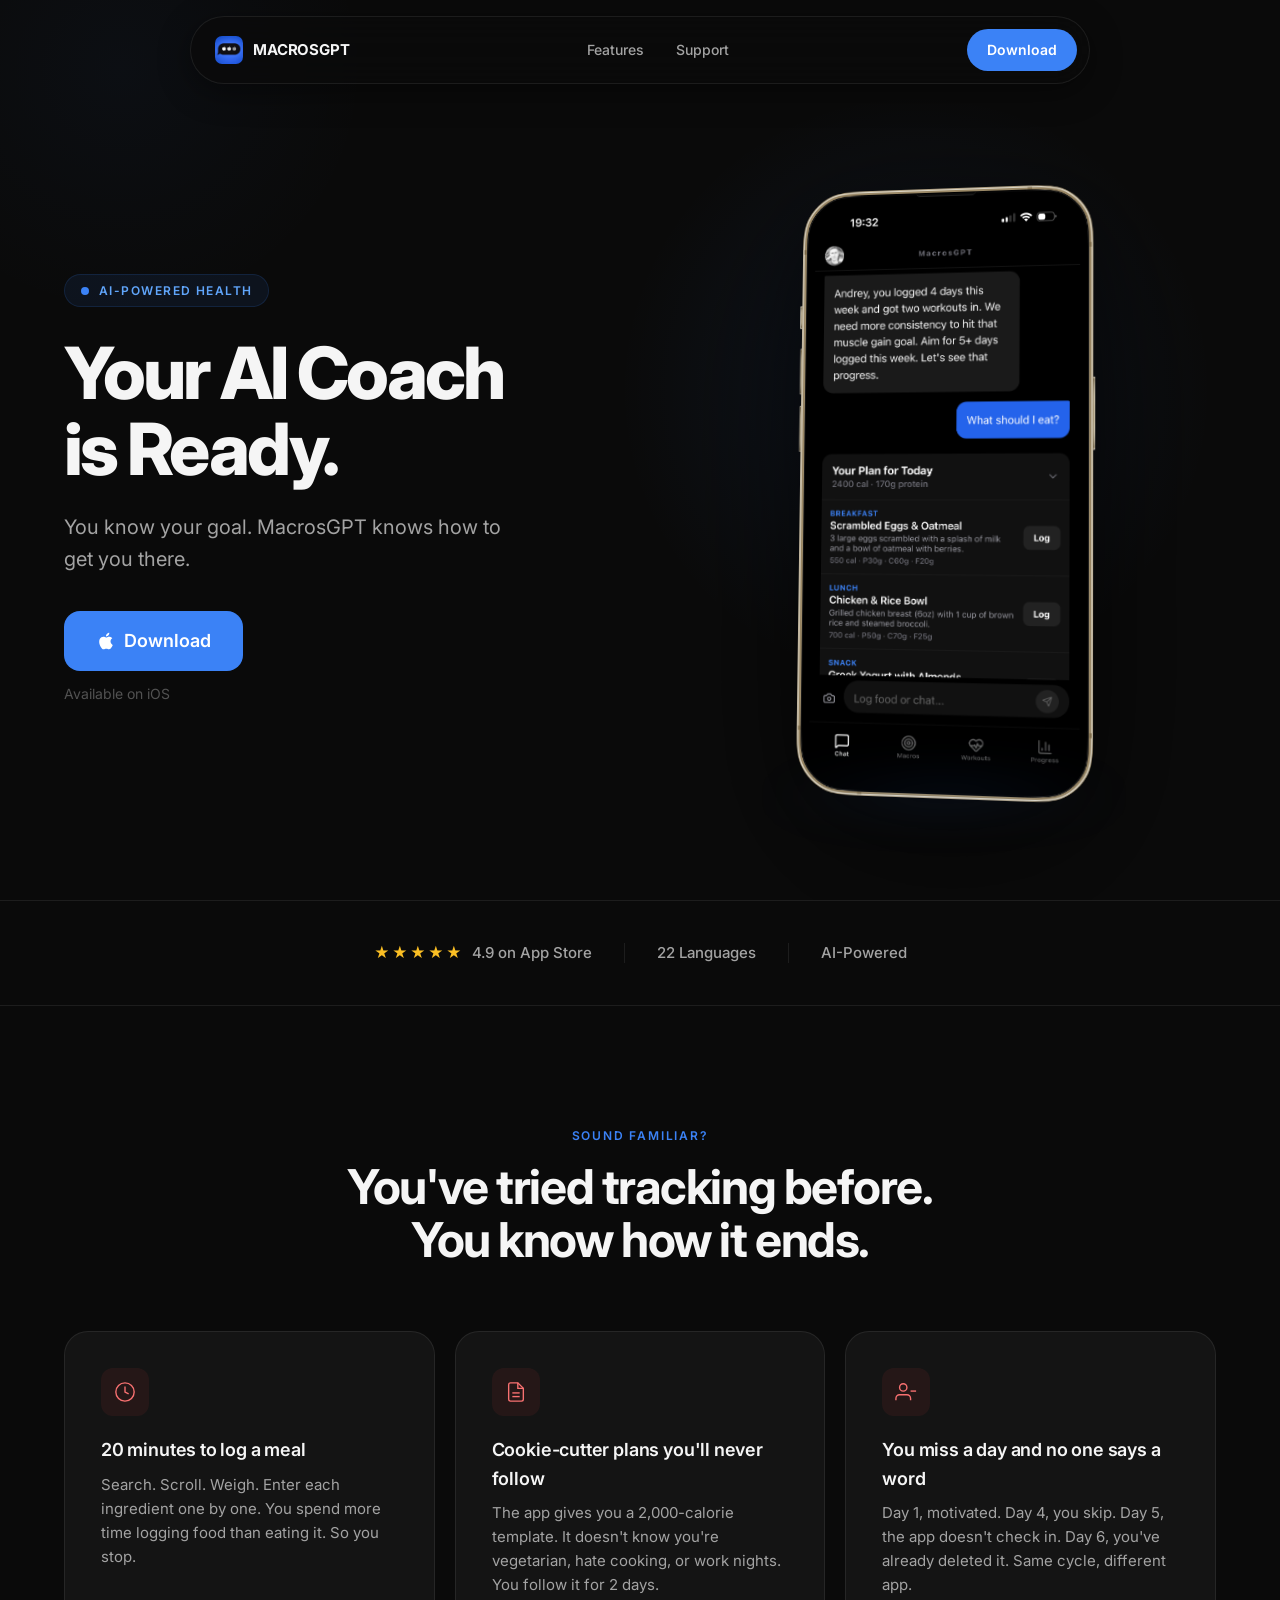
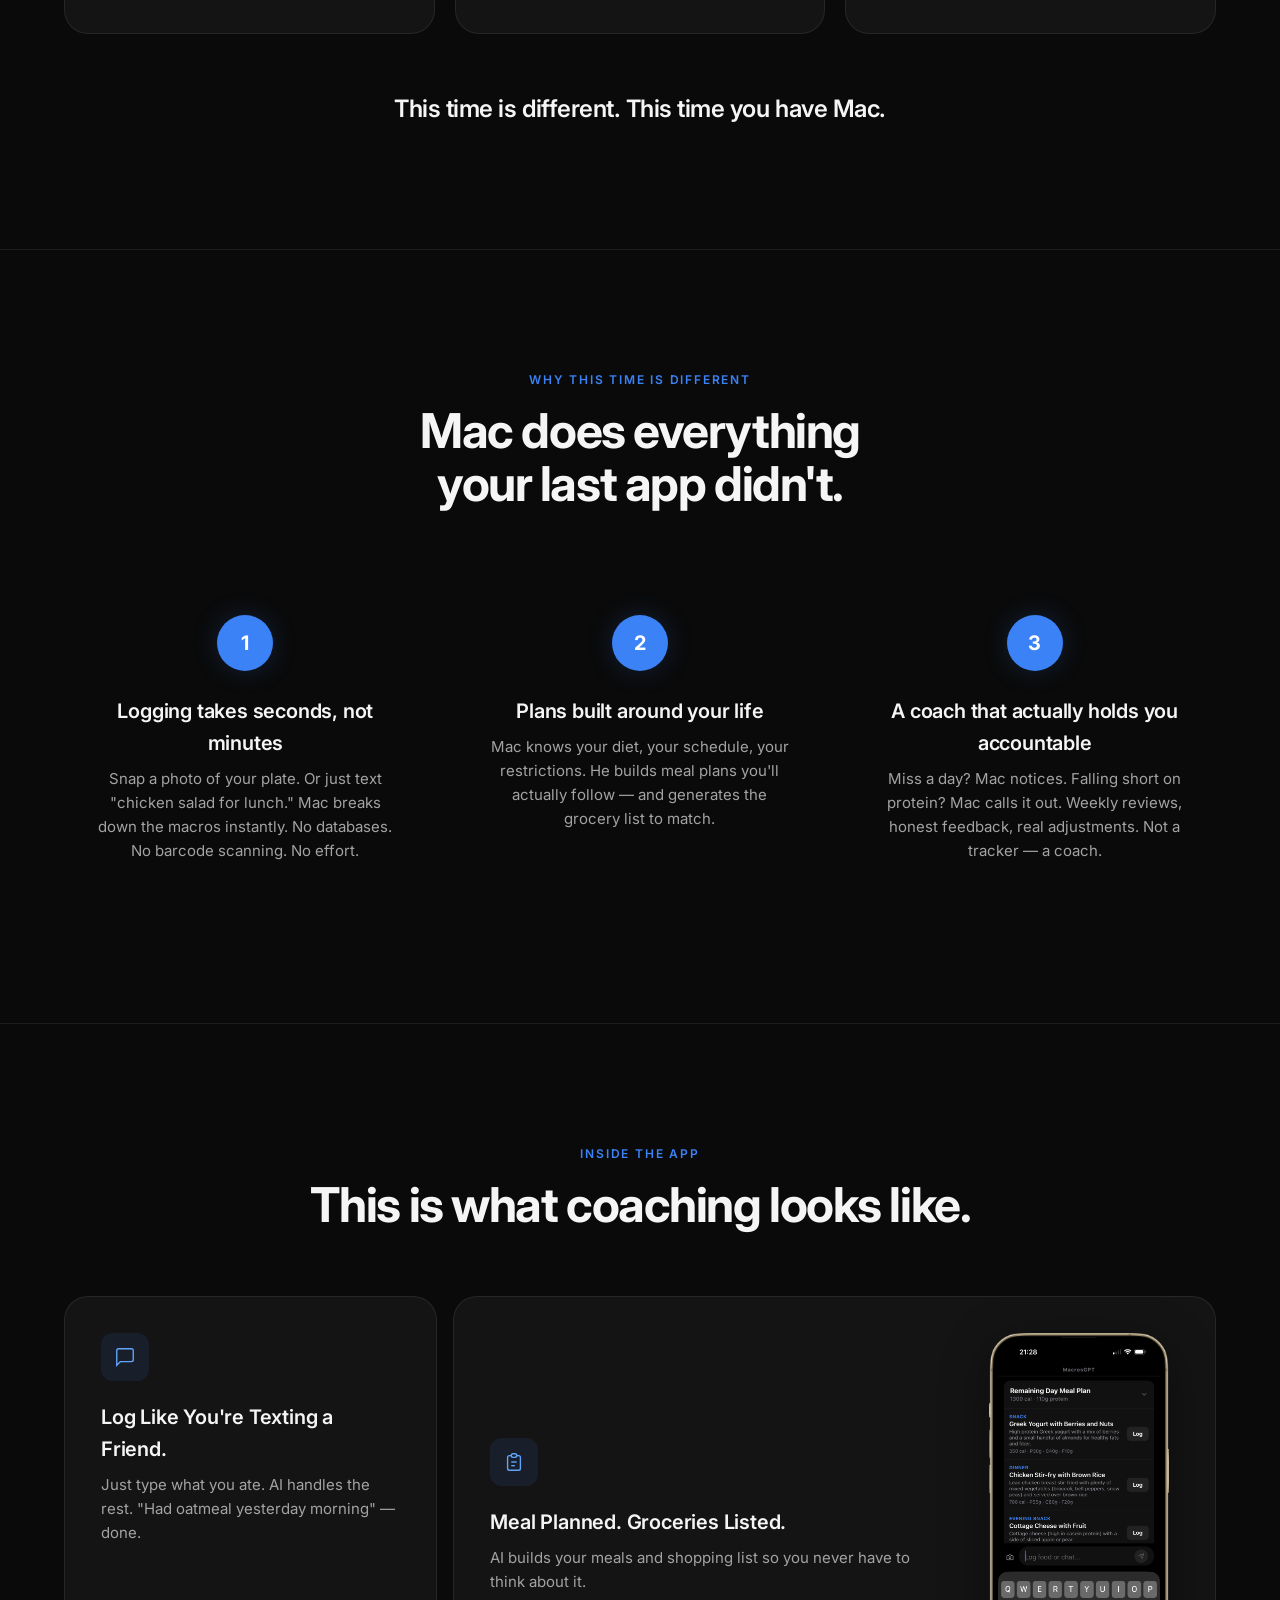
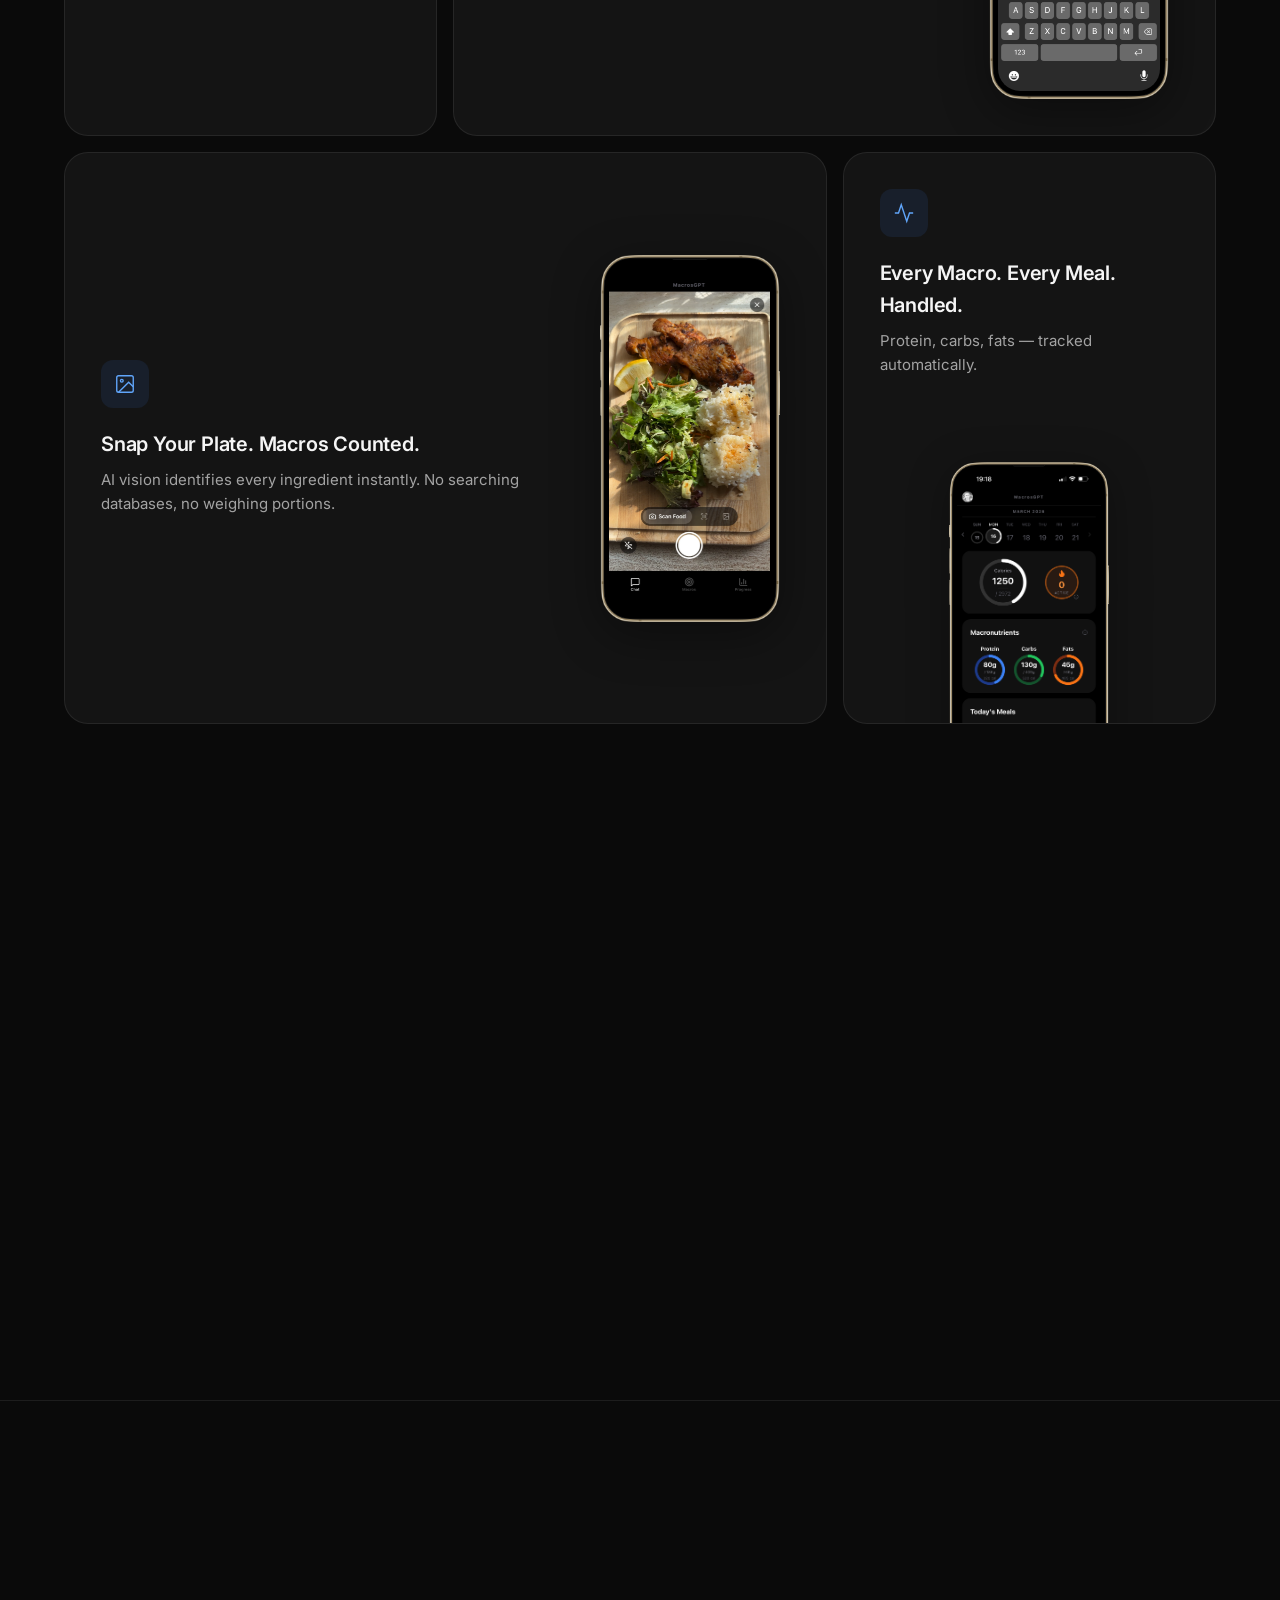
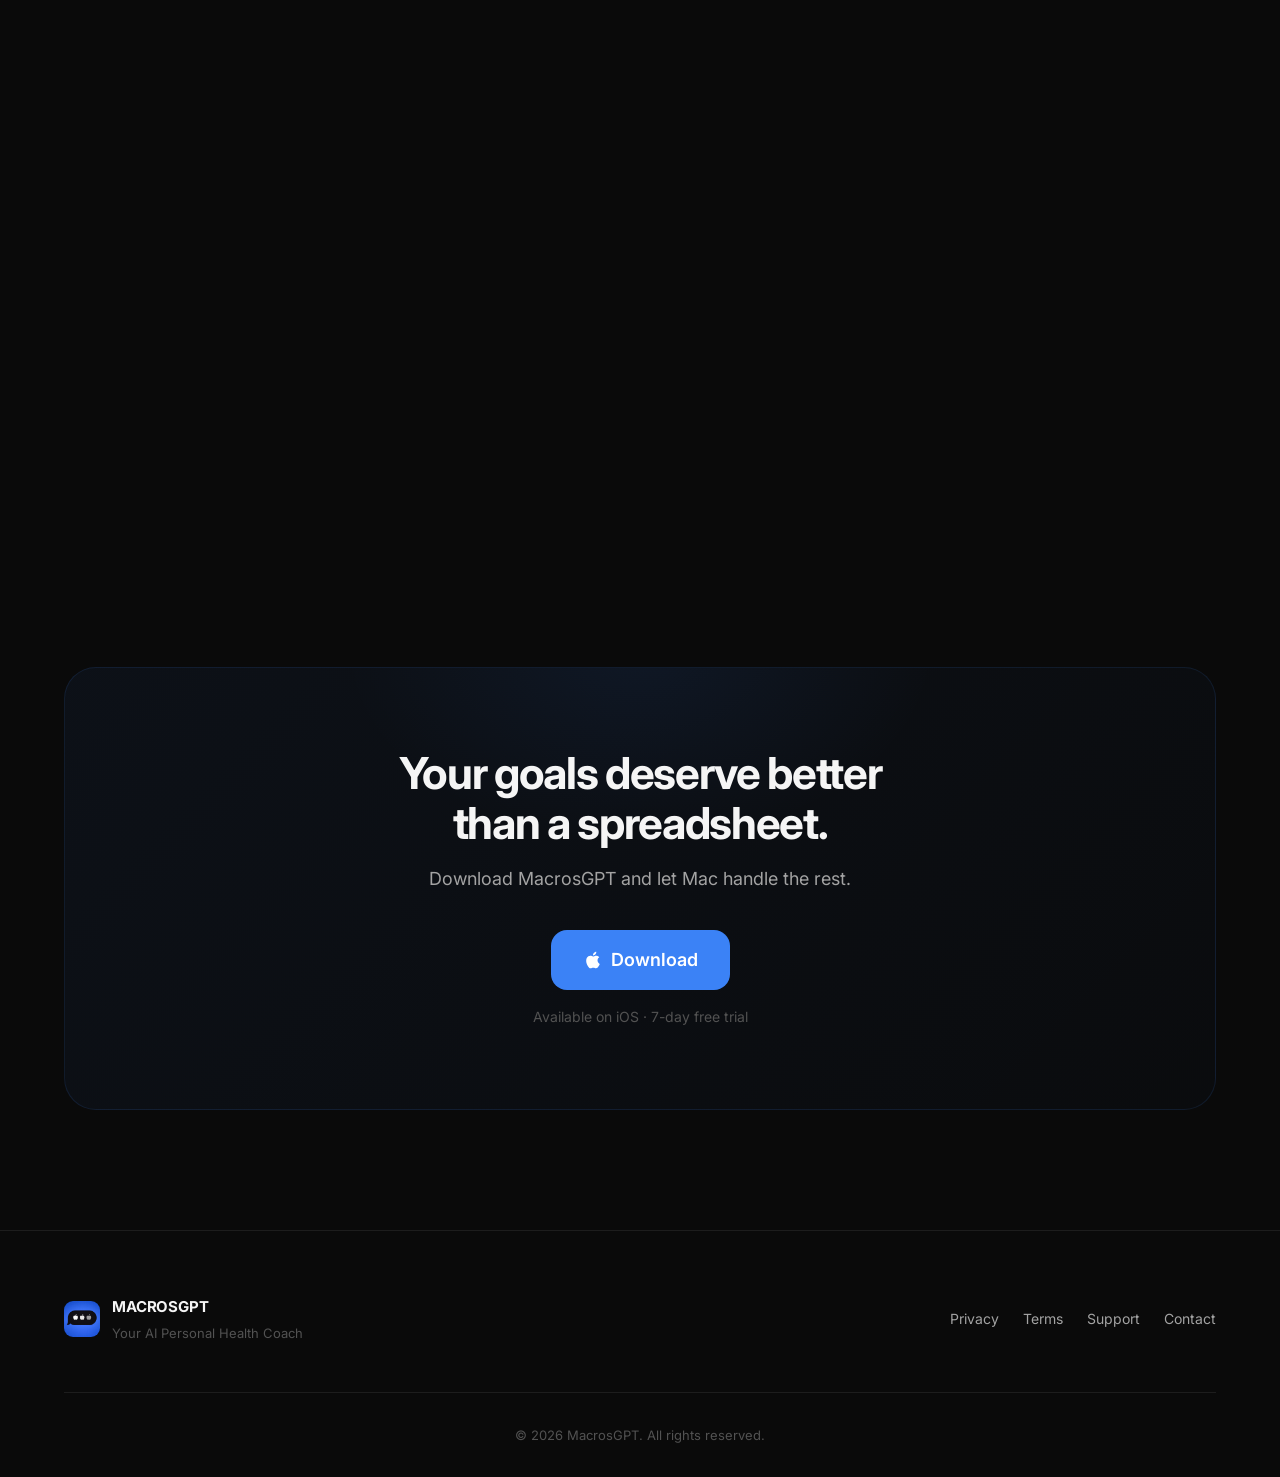
<file: index.html>
<!DOCTYPE html>
<html lang="en">

<head>
    <meta charset="UTF-8">
    <meta name="viewport" content="width=device-width, initial-scale=1.0">

    <!-- SEO -->
    <title>MacrosGPT — Your AI Personal Health Coach</title>
    <meta name="description"
        content="Stop counting calories. Snap a photo, chat with your AI coach Mac, and hit your macros effortlessly. Available on iOS.">
    <meta name="keywords"
        content="AI nutrition coach, macro tracker, calorie tracking app, AI food logging, meal planning app, MacrosGPT">

    <!-- Open Graph -->
    <meta property="og:title" content="MacrosGPT — Your AI Personal Health Coach">
    <meta property="og:description" content="Snap a photo. Chat with Mac. Hit your macros. Available on iOS.">
    <meta property="og:type" content="website">
    <meta property="og:url" content="https://macrosgpt.app">
    <meta property="og:image:width" content="1200">
    <meta property="og:image:height" content="630">

    <!-- Twitter -->
    <meta name="twitter:card" content="summary_large_image">
    <meta name="twitter:title" content="MacrosGPT — Your AI Personal Health Coach">
    <meta name="twitter:description" content="Snap a photo. Chat with Mac. Hit your macros.">

    <!-- App -->
    <meta name="apple-itunes-app" content="app-id=6756399923">
    <meta name="theme-color" content="#0a0a0a">
    <link rel="canonical" href="https://macrosgpt.app">

    <!-- Favicon -->
    <link rel="icon" type="image/png" sizes="32x32" href="/favicon-32.png">
    <link rel="icon" type="image/png" sizes="16x16" href="/favicon-16.png">
    <link rel="apple-touch-icon" sizes="180x180" href="/apple-touch-icon.png">

    <!-- Fonts -->
    <link rel="preconnect" href="https://fonts.googleapis.com">
    <link rel="preconnect" href="https://fonts.gstatic.com" crossorigin>
    <link href="https://fonts.googleapis.com/css2?family=Inter:wght@400;500;600;700;800&display=swap" rel="stylesheet">

    <!-- Styles -->
    <link rel="stylesheet" href="styles.css">
</head>

<body>
    <!-- Floating Nav Pill -->
    <nav class="nav-pill" id="nav">
        <div class="nav-inner">
            <a href="#" class="nav-logo">
                <img src="assets/icon.png" alt="" class="nav-icon">
                MACROSGPT
            </a>
            <div class="nav-links">
                <a href="#features" class="nav-link">Features</a>
                <a href="support.html" class="nav-link">Support</a>
            </div>
            <a href="https://apps.apple.com/app/id6756399923" class="nav-cta" target="_blank"
                rel="noopener">Download</a>
            <button class="mobile-menu-btn" id="mobile-menu-btn" aria-label="Toggle menu">
                <span></span>
                <span></span>
                <span></span>
            </button>
        </div>
    </nav>

    <!-- Mobile Menu -->
    <div class="mobile-menu" id="mobile-menu">
        <nav class="mobile-nav">
            <a href="#features" class="mobile-nav-link">Features</a>
            <a href="support.html" class="mobile-nav-link">Support</a>
            <a href="https://apps.apple.com/app/id6756399923" class="btn btn-primary" target="_blank"
                rel="noopener">Download</a>
        </nav>
    </div>

    <main>
        <!-- Hero -->
        <section class="hero">
            <div class="hero-glow"></div>
            <div class="hero-glow-2"></div>
            <div class="container hero-grid">
                <div class="hero-content">
                    <div class="micro-badge fade-in">
                        <span class="pulse-dot"></span>
                        AI-Powered Health
                    </div>
                    <h1 class="hero-title fade-in">Your AI Coach<br>is Ready.</h1>
                    <p class="hero-sub fade-in">
                        You know your goal. MacrosGPT knows how to get you there.
                    </p>
                    <div class="hero-cta fade-in">
                        <a href="https://apps.apple.com/app/id6756399923" class="btn btn-primary btn-lg"
                            target="_blank" rel="noopener">
                            <svg class="btn-icon" viewBox="0 0 24 24" fill="currentColor" width="20" height="20">
                                <path
                                    d="M18.71 19.5c-.83 1.24-1.71 2.45-3.05 2.47-1.34.03-1.77-.79-3.29-.79-1.53 0-2 .77-3.27.82-1.31.05-2.3-1.32-3.14-2.53C4.25 17 2.94 12.45 4.7 9.39c.87-1.52 2.43-2.48 4.12-2.51 1.28-.02 2.5.87 3.29.87.78 0 2.26-1.07 3.81-.91.65.03 2.47.26 3.64 1.98-.09.06-2.17 1.28-2.15 3.81.03 3.02 2.65 4.03 2.68 4.04-.03.07-.42 1.44-1.38 2.83M13 3.5c.73-.83 1.94-1.46 2.94-1.5.13 1.17-.34 2.35-1.04 3.19-.69.85-1.83 1.51-2.95 1.42-.15-1.15.41-2.35 1.05-3.11z" />
                            </svg>
                            Download
                        </a>
                        <span class="hero-note">Available on iOS</span>
                    </div>
                </div>
                <div class="hero-phone fade-in">
                    <div class="phone-mockup phone-mockup-hero">
                        <img src="assets/mockup.png" class="mockup-frame" alt="" draggable="false">
                        <img src="assets/screen-chat.png" class="mockup-screen"
                            alt="MacrosGPT AI chat interface — snap a photo, get instant macro breakdown"
                            loading="eager">
                    </div>
                </div>
            </div>
        </section>

        <!-- Social Proof Bar -->
        <section class="proof-bar">
            <div class="container">
                <div class="proof-items fade-in">
                    <div class="proof-item">
                        <span class="proof-stars">★★★★★</span>
                        <span>4.9 on App Store</span>
                    </div>
                    <div class="proof-divider"></div>
                    <div class="proof-item">
                        <span>22 Languages</span>
                    </div>
                    <div class="proof-divider"></div>
                    <div class="proof-item">
                        <span>AI-Powered</span>
                    </div>
                </div>
            </div>
        </section>

        <!-- Problem -->
        <section class="problem">
            <div class="container">
                <span class="section-label fade-in">SOUND FAMILIAR?</span>
                <h2 class="section-title fade-in">You've tried tracking before.<br>You know how it ends.</h2>
                <div class="problem-grid">
                    <div class="problem-card fade-in">
                        <div class="problem-icon">
                            <svg viewBox="0 0 24 24" fill="none" stroke="currentColor" stroke-width="1.5">
                                <circle cx="12" cy="12" r="10" />
                                <polyline points="12 6 12 12 16 14" />
                            </svg>
                        </div>
                        <h3>20 minutes to log a meal</h3>
                        <p>Search. Scroll. Weigh. Enter each ingredient one by one. You spend more time logging food than eating it. So you stop.</p>
                    </div>
                    <div class="problem-card fade-in">
                        <div class="problem-icon">
                            <svg viewBox="0 0 24 24" fill="none" stroke="currentColor" stroke-width="1.5">
                                <path d="M14 2H6a2 2 0 00-2 2v16a2 2 0 002 2h12a2 2 0 002-2V8z" />
                                <polyline points="14 2 14 8 20 8" />
                                <line x1="16" y1="13" x2="8" y2="13" />
                                <line x1="16" y1="17" x2="8" y2="17" />
                            </svg>
                        </div>
                        <h3>Cookie-cutter plans you'll never follow</h3>
                        <p>The app gives you a 2,000-calorie template. It doesn't know you're vegetarian, hate cooking, or work nights. You follow it for 2 days.</p>
                    </div>
                    <div class="problem-card fade-in">
                        <div class="problem-icon">
                            <svg viewBox="0 0 24 24" fill="none" stroke="currentColor" stroke-width="1.5">
                                <path d="M17 21v-2a4 4 0 00-4-4H5a4 4 0 00-4 4v2" />
                                <circle cx="9" cy="7" r="4" />
                                <line x1="23" y1="11" x2="17" y2="11" />
                            </svg>
                        </div>
                        <h3>You miss a day and no one says a word</h3>
                        <p>Day 1, motivated. Day 4, you skip. Day 5, the app doesn't check in. Day 6, you've already deleted it. Same cycle, different app.</p>
                    </div>
                </div>
                <p class="problem-transition fade-in">This time is different. This time you have Mac.</p>
            </div>
        </section>

        <!-- How It Works (Solution) -->
        <section class="how-it-works">
            <div class="container">
                <span class="section-label fade-in">WHY THIS TIME IS DIFFERENT</span>
                <h2 class="section-title fade-in">Mac does everything<br>your last app didn't.</h2>
                <div class="steps-grid">
                    <div class="step fade-in">
                        <div class="step-number">1</div>
                        <h3>Logging takes seconds, not minutes</h3>
                        <p>Snap a photo of your plate. Or just text "chicken salad for lunch." Mac breaks down the macros instantly. No databases. No barcode scanning. No effort.</p>
                    </div>
                    <div class="step fade-in">
                        <div class="step-number">2</div>
                        <h3>Plans built around your life</h3>
                        <p>Mac knows your diet, your schedule, your restrictions. He builds meal plans you'll actually follow — and generates the grocery list to match.</p>
                    </div>
                    <div class="step fade-in">
                        <div class="step-number">3</div>
                        <h3>A coach that actually holds you accountable</h3>
                        <p>Miss a day? Mac notices. Falling short on protein? Mac calls it out. Weekly reviews, honest feedback, real adjustments. Not a tracker — a coach.</p>
                    </div>
                </div>
            </div>
        </section>

        <!-- Features Bento -->
        <section class="features" id="features">
            <div class="container">
                <span class="section-label fade-in">INSIDE THE APP</span>
                <h2 class="section-title fade-in">This is what coaching looks like.</h2>
                <div class="bento-grid">
                    <!-- Text Logging — text only -->
                    <div class="bento-card fade-in">
                        <div class="bento-icon">
                            <svg viewBox="0 0 24 24" fill="none" stroke="currentColor" stroke-width="1.5">
                                <path d="M21 15a2 2 0 01-2 2H7l-4 4V5a2 2 0 012-2h14a2 2 0 012 2z" />
                            </svg>
                        </div>
                        <h3>Log Like You're Texting a Friend.</h3>
                        <p>Just type what you ate. AI handles the rest. "Had oatmeal yesterday morning" — done.</p>
                    </div>

                    <!-- Meal Plans & Groceries — wide with screenshot -->
                    <div class="bento-card bento-wide bento-visual fade-in">
                        <div class="bento-text">
                            <div class="bento-icon">
                                <svg viewBox="0 0 24 24" fill="none" stroke="currentColor" stroke-width="1.5">
                                    <path d="M9 5H7a2 2 0 00-2 2v12a2 2 0 002 2h10a2 2 0 002-2V7a2 2 0 00-2-2h-2" />
                                    <rect x="9" y="3" width="6" height="4" rx="2" />
                                    <line x1="9" y1="12" x2="15" y2="12" />
                                    <line x1="9" y1="16" x2="13" y2="16" />
                                </svg>
                            </div>
                            <h3>Meal Planned. Groceries Listed.</h3>
                            <p>AI builds your meals and shopping list so you never have to think about it.</p>
                        </div>
                        <div class="bento-screenshot">
                            <div class="phone-mockup">
                                <img src="assets/mockup.png" class="mockup-frame" alt="" draggable="false">
                                <img src="assets/screen-plans.png" class="mockup-screen" alt="MacrosGPT AI meal plans and grocery lists" loading="lazy">
                            </div>
                        </div>
                    </div>

                    <!-- AI Photo Scanning — wide with screenshot -->
                    <div class="bento-card bento-wide bento-visual fade-in">
                        <div class="bento-text">
                            <div class="bento-icon">
                                <svg viewBox="0 0 24 24" fill="none" stroke="currentColor" stroke-width="1.5">
                                    <rect x="3" y="3" width="18" height="18" rx="2" ry="2" />
                                    <circle cx="8.5" cy="8.5" r="1.5" />
                                    <polyline points="21 15 16 10 5 21" />
                                </svg>
                            </div>
                            <h3>Snap Your Plate. Macros Counted.</h3>
                            <p>AI vision identifies every ingredient instantly. No searching databases, no weighing portions.</p>
                        </div>
                        <div class="bento-screenshot">
                            <div class="phone-mockup">
                                <img src="assets/mockup.png" class="mockup-frame" alt="" draggable="false">
                                <img src="assets/screen-camera.png" class="mockup-screen" alt="MacrosGPT camera scanning a meal" loading="lazy">
                            </div>
                        </div>
                    </div>

                    <!-- Macro Tracking — with screenshot -->
                    <div class="bento-card bento-has-img fade-in">
                        <div class="bento-icon">
                            <svg viewBox="0 0 24 24" fill="none" stroke="currentColor" stroke-width="1.5">
                                <path d="M22 12h-4l-3 9L9 3l-3 9H2" />
                            </svg>
                        </div>
                        <h3>Every Macro. Every Meal. Handled.</h3>
                        <p>Protein, carbs, fats — tracked automatically.</p>
                        <div class="bento-preview">
                            <div class="phone-mockup">
                                <img src="assets/mockup.png" class="mockup-frame" alt="" draggable="false">
                                <img src="assets/screen-macros.png" class="mockup-screen" alt="MacrosGPT macro tracking dashboard" loading="lazy">
                            </div>
                        </div>
                    </div>

                    <!-- Workout Tracking — with screenshot -->
                    <div class="bento-card bento-has-img fade-in">
                        <div class="bento-icon">
                            <svg viewBox="0 0 24 24" fill="none" stroke="currentColor" stroke-width="1.5">
                                <polyline points="22 12 18 12 15 21 9 3 6 12 2 12" />
                            </svg>
                        </div>
                        <h3>Gym. Runs. Steps. One Dashboard.</h3>
                        <p>Syncs with Apple Health automatically. Both sides of the equation — one app.</p>
                        <div class="bento-preview">
                            <div class="phone-mockup">
                                <img src="assets/mockup.png" class="mockup-frame" alt="" draggable="false">
                                <img src="assets/screen-workouts.png" class="mockup-screen" alt="MacrosGPT workout tracking screen" loading="lazy">
                            </div>
                        </div>
                    </div>

                    <!-- Goal Projection — with screenshot -->
                    <div class="bento-card bento-has-img fade-in">
                        <div class="bento-icon">
                            <svg viewBox="0 0 24 24" fill="none" stroke="currentColor" stroke-width="1.5">
                                <line x1="18" y1="20" x2="18" y2="10" />
                                <line x1="12" y1="20" x2="12" y2="4" />
                                <line x1="6" y1="20" x2="6" y2="14" />
                            </svg>
                        </div>
                        <h3>Watch the Weight Drop.</h3>
                        <p>Real-time projections keep you motivated. Every logged meal moves the needle.</p>
                        <div class="bento-preview">
                            <div class="phone-mockup">
                                <img src="assets/mockup.png" class="mockup-frame" alt="" draggable="false">
                                <img src="assets/screen-progress.png" class="mockup-screen" alt="MacrosGPT weight goal projection graph" loading="lazy">
                            </div>
                        </div>
                    </div>
                </div>
            </div>
        </section>

        <!-- Testimonials -->
        <section class="testimonials">
            <div class="container">
                <span class="section-label fade-in">REAL RESULTS</span>
                <h2 class="section-title fade-in">People who stopped dieting<br>and started living.</h2>
                <div class="testimonials-grid">
                    <div class="testimonial-card fade-in">
                        <div class="testimonial-stars">★★★★★</div>
                        <p class="testimonial-quote">"I just snap photos of my food and Mac does everything. I've tried
                            every tracker — this is the first one that stuck."</p>
                        <div class="testimonial-author">
                            <div class="author-avatar">L</div>
                            <div class="author-info">
                                <span class="author-name">Lauren M.</span>
                                <span class="author-result">Lost 22 lbs in 3 months</span>
                            </div>
                        </div>
                    </div>
                    <div class="testimonial-card fade-in">
                        <div class="testimonial-stars">★★★★★</div>
                        <p class="testimonial-quote">"Mac called me out for saying I was active but only logging one
                            workout a week. That honesty is why it works."</p>
                        <div class="testimonial-author">
                            <div class="author-avatar">M</div>
                            <div class="author-info">
                                <span class="author-name">Marcus T.</span>
                                <span class="author-result">Gained 15 lbs of muscle</span>
                            </div>
                        </div>
                    </div>
                    <div class="testimonial-card fade-in">
                        <div class="testimonial-stars">★★★★★</div>
                        <p class="testimonial-quote">"I'm vegetarian and Mac actually remembers. The meal plans fit my
                            life. I stopped stressing about food entirely."</p>
                        <div class="testimonial-author">
                            <div class="author-avatar">J</div>
                            <div class="author-info">
                                <span class="author-name">Jessica R.</span>
                                <span class="author-result">Maintained for 6 months</span>
                            </div>
                        </div>
                    </div>
                </div>
            </div>
        </section>

        <!-- Final CTA -->
        <section class="final-cta">
            <div class="container">
                <div class="cta-card fade-in">
                    <div class="cta-glow"></div>
                    <h2 class="cta-title">Your goals deserve better<br>than a spreadsheet.</h2>
                    <p class="cta-sub">Download MacrosGPT and let Mac handle the rest.</p>
                    <a href="https://apps.apple.com/app/id6756399923" class="btn btn-primary btn-lg" target="_blank"
                        rel="noopener">
                        <svg class="btn-icon" viewBox="0 0 24 24" fill="currentColor" width="20" height="20">
                            <path
                                d="M18.71 19.5c-.83 1.24-1.71 2.45-3.05 2.47-1.34.03-1.77-.79-3.29-.79-1.53 0-2 .77-3.27.82-1.31.05-2.3-1.32-3.14-2.53C4.25 17 2.94 12.45 4.7 9.39c.87-1.52 2.43-2.48 4.12-2.51 1.28-.02 2.5.87 3.29.87.78 0 2.26-1.07 3.81-.91.65.03 2.47.26 3.64 1.98-.09.06-2.17 1.28-2.15 3.81.03 3.02 2.65 4.03 2.68 4.04-.03.07-.42 1.44-1.38 2.83M13 3.5c.73-.83 1.94-1.46 2.94-1.5.13 1.17-.34 2.35-1.04 3.19-.69.85-1.83 1.51-2.95 1.42-.15-1.15.41-2.35 1.05-3.11z" />
                        </svg>
                        Download
                    </a>
                    <span class="cta-note">Available on iOS · 7-day free trial</span>
                </div>
            </div>
        </section>
    </main>

    <!-- Footer -->
    <footer class="footer">
        <div class="container">
            <div class="footer-inner">
                <div class="footer-brand">
                    <img src="assets/icon.png" alt="" class="footer-icon">
                    <div class="footer-brand-text">
                        <span class="footer-logo">MACROSGPT</span>
                        <span class="footer-tagline">Your AI Personal Health Coach</span>
                    </div>
                </div>
                <div class="footer-links">
                    <a href="privacy.html">Privacy</a>
                    <a href="terms.html">Terms</a>
                    <a href="support.html">Support</a>
                    <a href="mailto:support@macrosgpt.app">Contact</a>
                </div>
            </div>
            <div class="footer-bottom">
                <p>&copy; 2026 MacrosGPT. All rights reserved.</p>
            </div>
        </div>
    </footer>

    <!-- Structured Data -->
    <script type="application/ld+json">
    {
        "@context": "https://schema.org",
        "@type": "MobileApplication",
        "name": "MacrosGPT",
        "operatingSystem": "iOS",
        "applicationCategory": "HealthApplication",
        "offers": {
            "@type": "Offer",
            "price": "0",
            "priceCurrency": "USD"
        },
        "aggregateRating": {
            "@type": "AggregateRating",
            "ratingValue": "4.9",
            "ratingCount": "500"
        },
        "description": "AI-powered macro tracking and nutrition coaching. Snap photos, chat with your AI coach Mac, get personalized meal plans.",
        "author": {
            "@type": "Organization",
            "name": "MacrosGPT"
        }
    }
    </script>
    <script src="script.js"></script>
</body>

</html>
</file>
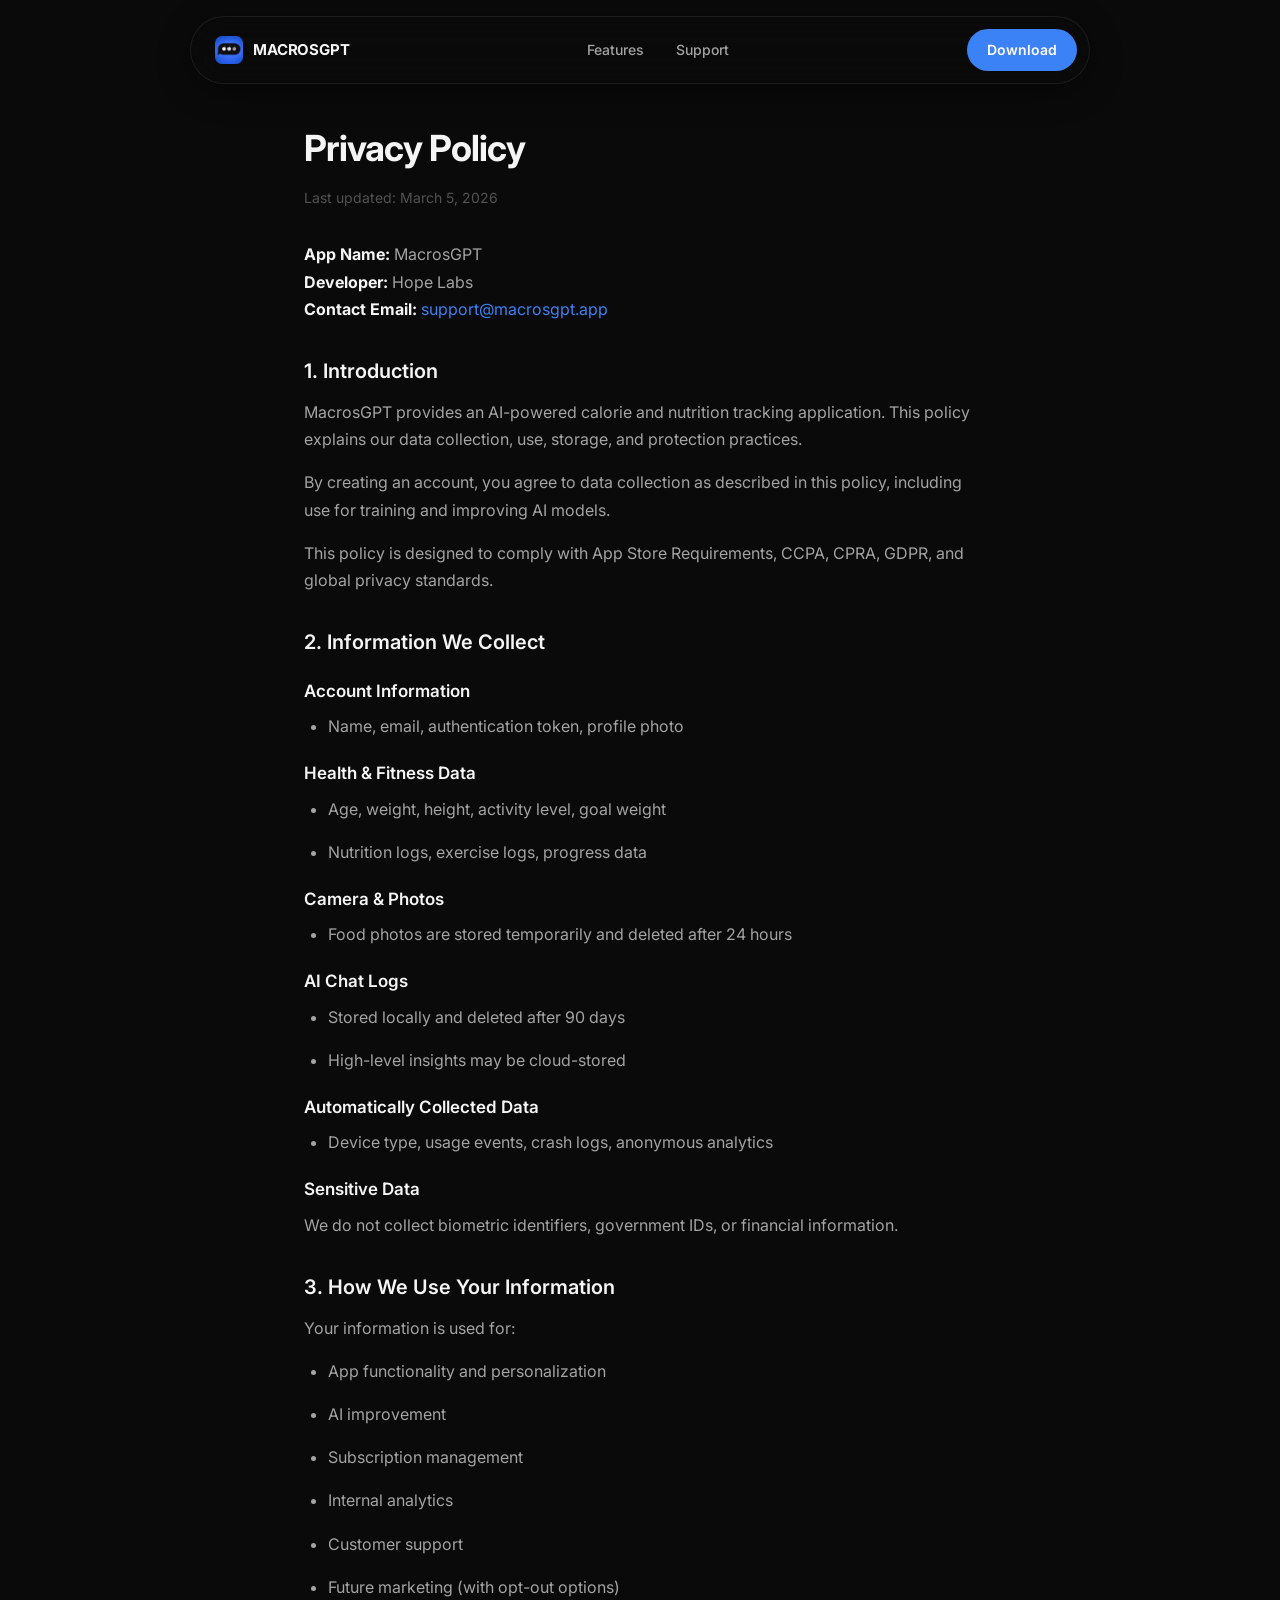
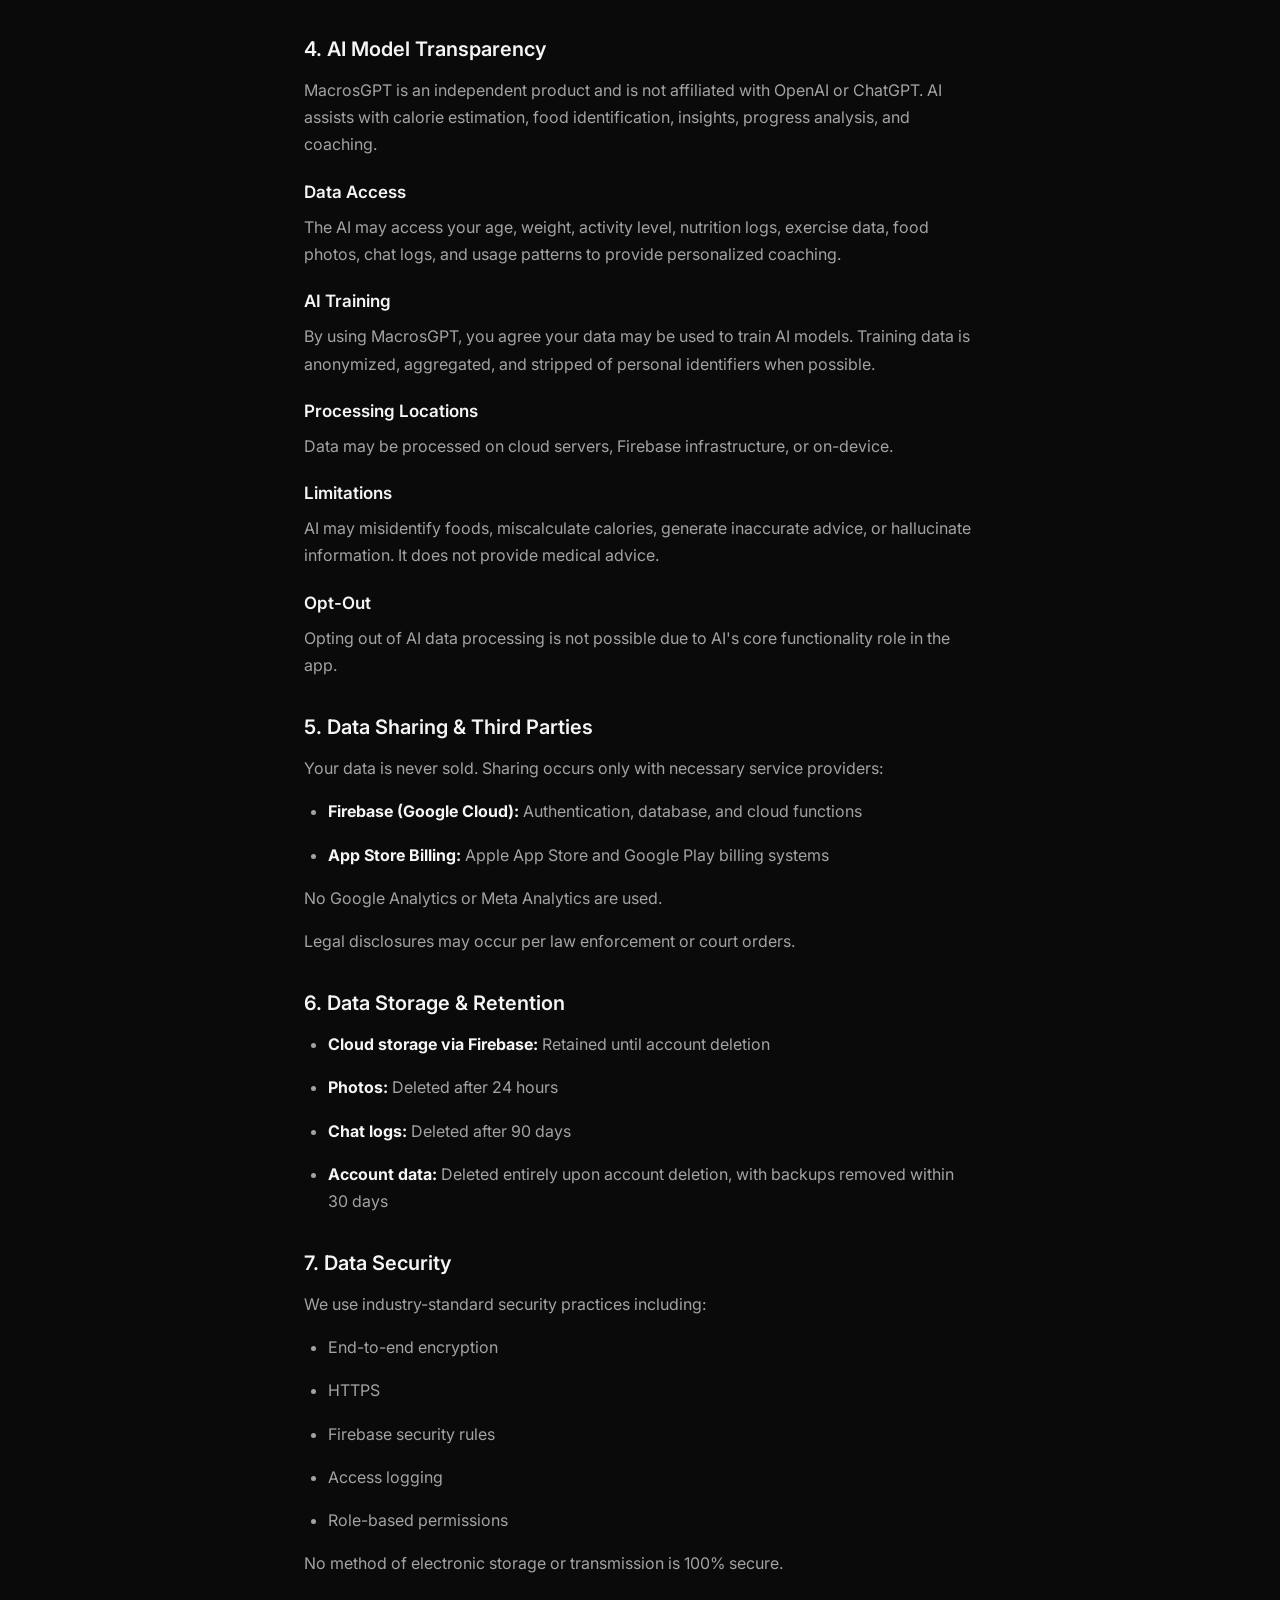
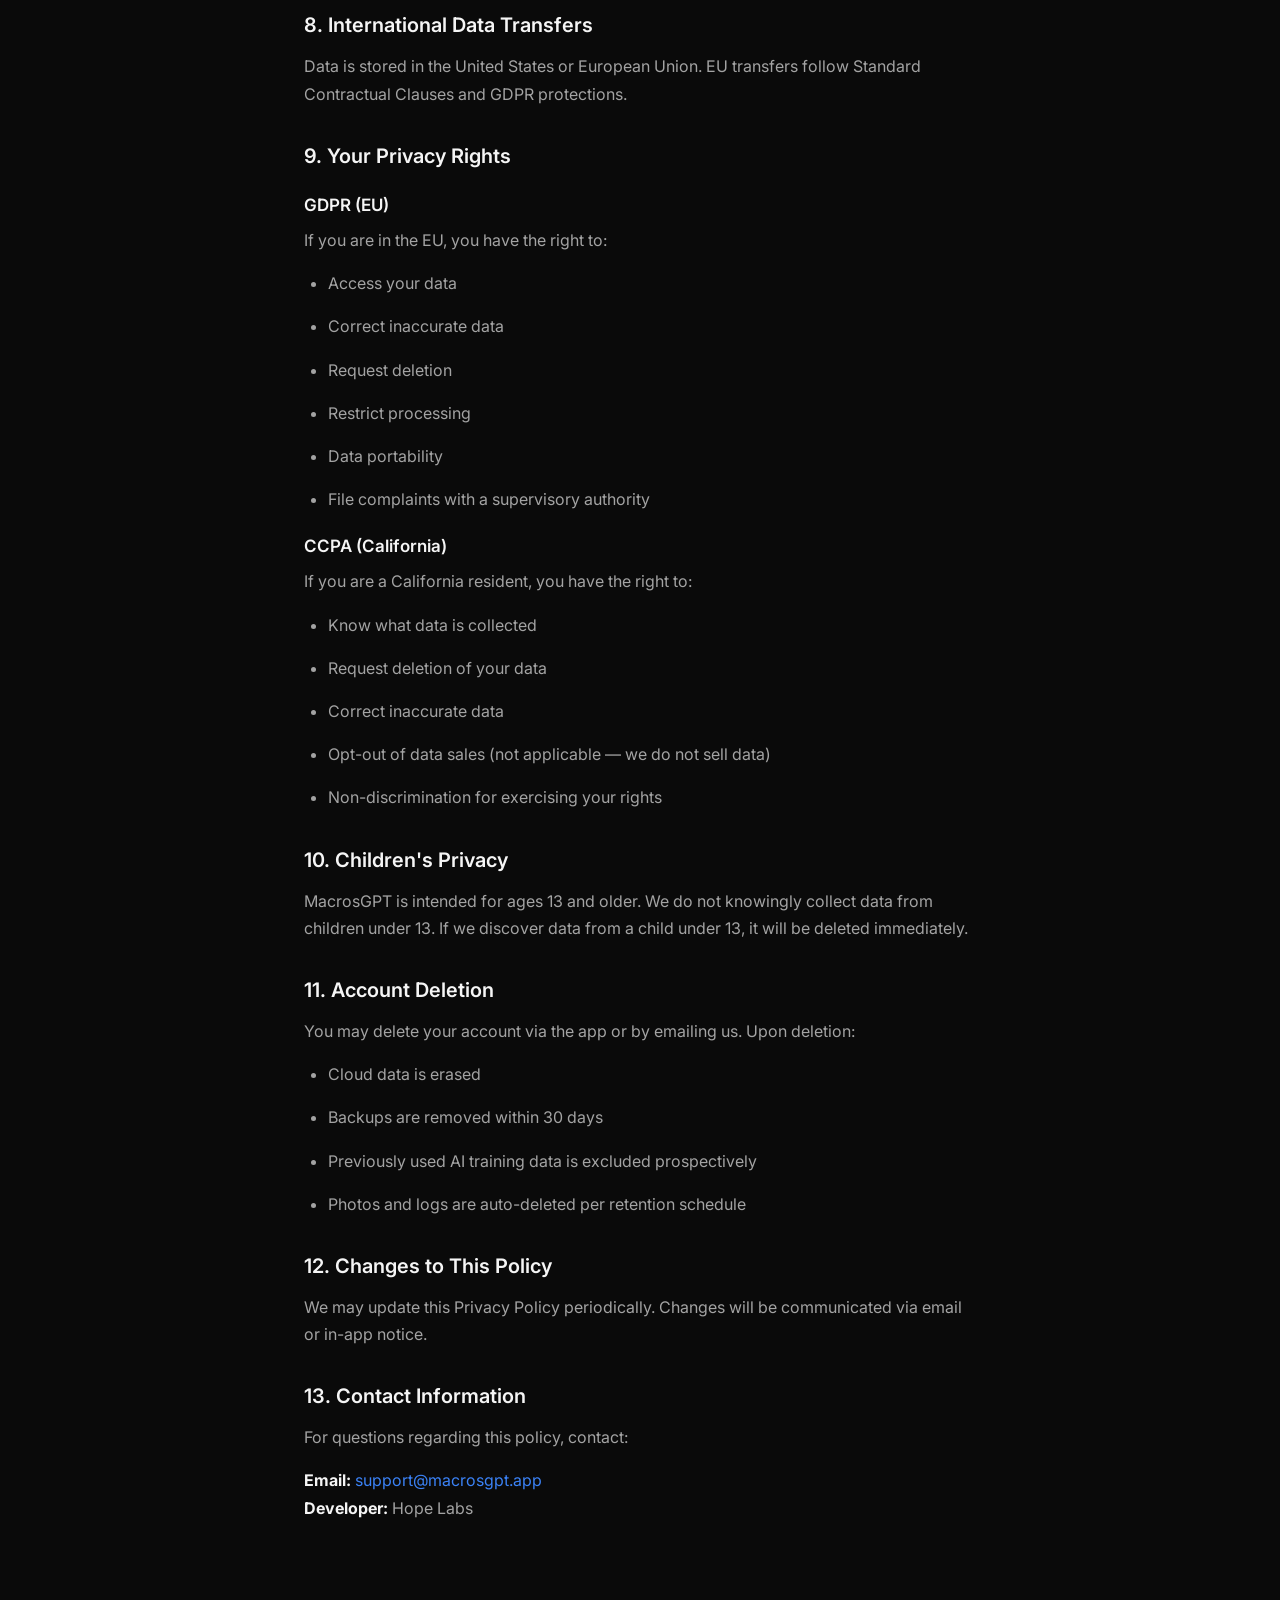
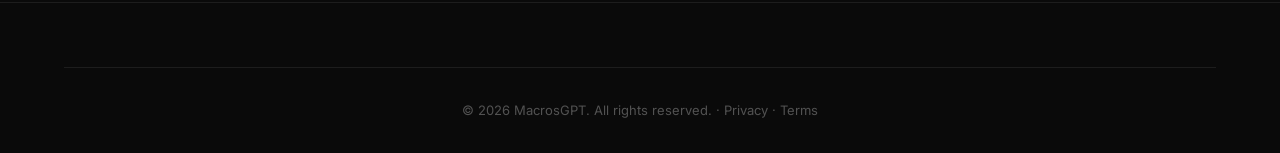
<file: privacy.html>
<!DOCTYPE html>
<html lang="en">

<head>
    <meta charset="UTF-8">
    <meta name="viewport" content="width=device-width, initial-scale=1.0">
    <title>Privacy Policy | MacrosGPT</title>
    <link rel="icon" type="image/png" sizes="32x32" href="/favicon-32.png">
    <link rel="icon" type="image/png" sizes="16x16" href="/favicon-16.png">
    <link rel="apple-touch-icon" sizes="180x180" href="/apple-touch-icon.png">
    <link rel="preconnect" href="https://fonts.googleapis.com">
    <link rel="preconnect" href="https://fonts.gstatic.com" crossorigin>
    <link href="https://fonts.googleapis.com/css2?family=Inter:wght@400;500;600;700&display=swap" rel="stylesheet">
    <link rel="stylesheet" href="styles.css">
    <style>
        .legal-page { padding: calc(72px + 3rem) 0 4rem; min-height: 100vh; }
        .legal-content { max-width: 720px; margin: 0 auto; }
        .legal-content h1 { font-size: 2.25rem; font-weight: 700; letter-spacing: -0.02em; margin-bottom: 0.5rem; }
        .legal-content .updated { font-size: 0.875rem; color: var(--color-text-tertiary); margin-bottom: 2rem; }
        .legal-content h2 { font-size: 1.25rem; font-weight: 600; margin-top: 2rem; margin-bottom: 0.75rem; }
        .legal-content h3 { font-size: 1.0625rem; font-weight: 600; margin-top: 1.25rem; margin-bottom: 0.5rem; color: var(--color-text-primary); }
        .legal-content p, .legal-content li { font-size: 1rem; color: var(--color-text-secondary); line-height: 1.7; margin-bottom: 1rem; }
        .legal-content ul { padding-left: 1.5rem; list-style: disc; }
        .legal-content a { color: var(--color-accent); }
        .legal-content strong { color: var(--color-text-primary); }
    </style>
</head>

<body>
    <nav class="nav-pill" id="nav">
        <div class="nav-inner">
            <a href="index.html" class="nav-logo">
                <img src="assets/icon.png" alt="" class="nav-icon">
                MACROSGPT
            </a>
            <div class="nav-links">
                <a href="index.html#features" class="nav-link">Features</a>
                <a href="support.html" class="nav-link">Support</a>
            </div>
            <a href="https://apps.apple.com/app/id6756399923" class="nav-cta" target="_blank"
                rel="noopener">Download</a>
        </div>
    </nav>

    <main class="legal-page">
        <div class="container legal-content">
            <h1>Privacy Policy</h1>
            <p class="updated">Last updated: March 5, 2026</p>

            <p><strong>App Name:</strong> MacrosGPT<br>
            <strong>Developer:</strong> Hope Labs<br>
            <strong>Contact Email:</strong> <a href="mailto:support@macrosgpt.app">support@macrosgpt.app</a></p>

            <h2>1. Introduction</h2>
            <p>MacrosGPT provides an AI-powered calorie and nutrition tracking application. This policy explains our data collection, use, storage, and protection practices.</p>
            <p>By creating an account, you agree to data collection as described in this policy, including use for training and improving AI models.</p>
            <p>This policy is designed to comply with App Store Requirements, CCPA, CPRA, GDPR, and global privacy standards.</p>

            <h2>2. Information We Collect</h2>

            <h3>Account Information</h3>
            <ul>
                <li>Name, email, authentication token, profile photo</li>
            </ul>

            <h3>Health & Fitness Data</h3>
            <ul>
                <li>Age, weight, height, activity level, goal weight</li>
                <li>Nutrition logs, exercise logs, progress data</li>
            </ul>

            <h3>Camera & Photos</h3>
            <ul>
                <li>Food photos are stored temporarily and deleted after 24 hours</li>
            </ul>

            <h3>AI Chat Logs</h3>
            <ul>
                <li>Stored locally and deleted after 90 days</li>
                <li>High-level insights may be cloud-stored</li>
            </ul>

            <h3>Automatically Collected Data</h3>
            <ul>
                <li>Device type, usage events, crash logs, anonymous analytics</li>
            </ul>

            <h3>Sensitive Data</h3>
            <p>We do not collect biometric identifiers, government IDs, or financial information.</p>

            <h2>3. How We Use Your Information</h2>
            <p>Your information is used for:</p>
            <ul>
                <li>App functionality and personalization</li>
                <li>AI improvement</li>
                <li>Subscription management</li>
                <li>Internal analytics</li>
                <li>Customer support</li>
                <li>Future marketing (with opt-out options)</li>
            </ul>

            <h2>4. AI Model Transparency</h2>
            <p>MacrosGPT is an independent product and is not affiliated with OpenAI or ChatGPT. AI assists with calorie estimation, food identification, insights, progress analysis, and coaching.</p>

            <h3>Data Access</h3>
            <p>The AI may access your age, weight, activity level, nutrition logs, exercise data, food photos, chat logs, and usage patterns to provide personalized coaching.</p>

            <h3>AI Training</h3>
            <p>By using MacrosGPT, you agree your data may be used to train AI models. Training data is anonymized, aggregated, and stripped of personal identifiers when possible.</p>

            <h3>Processing Locations</h3>
            <p>Data may be processed on cloud servers, Firebase infrastructure, or on-device.</p>

            <h3>Limitations</h3>
            <p>AI may misidentify foods, miscalculate calories, generate inaccurate advice, or hallucinate information. It does not provide medical advice.</p>

            <h3>Opt-Out</h3>
            <p>Opting out of AI data processing is not possible due to AI's core functionality role in the app.</p>

            <h2>5. Data Sharing & Third Parties</h2>
            <p>Your data is never sold. Sharing occurs only with necessary service providers:</p>
            <ul>
                <li><strong>Firebase (Google Cloud):</strong> Authentication, database, and cloud functions</li>
                <li><strong>App Store Billing:</strong> Apple App Store and Google Play billing systems</li>
            </ul>
            <p>No Google Analytics or Meta Analytics are used.</p>
            <p>Legal disclosures may occur per law enforcement or court orders.</p>

            <h2>6. Data Storage & Retention</h2>
            <ul>
                <li><strong>Cloud storage via Firebase:</strong> Retained until account deletion</li>
                <li><strong>Photos:</strong> Deleted after 24 hours</li>
                <li><strong>Chat logs:</strong> Deleted after 90 days</li>
                <li><strong>Account data:</strong> Deleted entirely upon account deletion, with backups removed within 30 days</li>
            </ul>

            <h2>7. Data Security</h2>
            <p>We use industry-standard security practices including:</p>
            <ul>
                <li>End-to-end encryption</li>
                <li>HTTPS</li>
                <li>Firebase security rules</li>
                <li>Access logging</li>
                <li>Role-based permissions</li>
            </ul>
            <p>No method of electronic storage or transmission is 100% secure.</p>

            <h2>8. International Data Transfers</h2>
            <p>Data is stored in the United States or European Union. EU transfers follow Standard Contractual Clauses and GDPR protections.</p>

            <h2>9. Your Privacy Rights</h2>

            <h3>GDPR (EU)</h3>
            <p>If you are in the EU, you have the right to:</p>
            <ul>
                <li>Access your data</li>
                <li>Correct inaccurate data</li>
                <li>Request deletion</li>
                <li>Restrict processing</li>
                <li>Data portability</li>
                <li>File complaints with a supervisory authority</li>
            </ul>

            <h3>CCPA (California)</h3>
            <p>If you are a California resident, you have the right to:</p>
            <ul>
                <li>Know what data is collected</li>
                <li>Request deletion of your data</li>
                <li>Correct inaccurate data</li>
                <li>Opt-out of data sales (not applicable — we do not sell data)</li>
                <li>Non-discrimination for exercising your rights</li>
            </ul>

            <h2>10. Children's Privacy</h2>
            <p>MacrosGPT is intended for ages 13 and older. We do not knowingly collect data from children under 13. If we discover data from a child under 13, it will be deleted immediately.</p>

            <h2>11. Account Deletion</h2>
            <p>You may delete your account via the app or by emailing us. Upon deletion:</p>
            <ul>
                <li>Cloud data is erased</li>
                <li>Backups are removed within 30 days</li>
                <li>Previously used AI training data is excluded prospectively</li>
                <li>Photos and logs are auto-deleted per retention schedule</li>
            </ul>

            <h2>12. Changes to This Policy</h2>
            <p>We may update this Privacy Policy periodically. Changes will be communicated via email or in-app notice.</p>

            <h2>13. Contact Information</h2>
            <p>For questions regarding this policy, contact:</p>
            <p><strong>Email:</strong> <a href="mailto:support@macrosgpt.app">support@macrosgpt.app</a><br>
            <strong>Developer:</strong> Hope Labs</p>
        </div>
    </main>

    <footer class="footer">
        <div class="container">
            <div class="footer-bottom">
                <p>&copy; 2026 MacrosGPT. All rights reserved. &middot;
                    <a href="privacy.html" style="color: var(--color-text-tertiary);">Privacy</a> &middot;
                    <a href="terms.html" style="color: var(--color-text-tertiary);">Terms</a>
                </p>
            </div>
        </div>
    </footer>
</body>

</html>
</file>
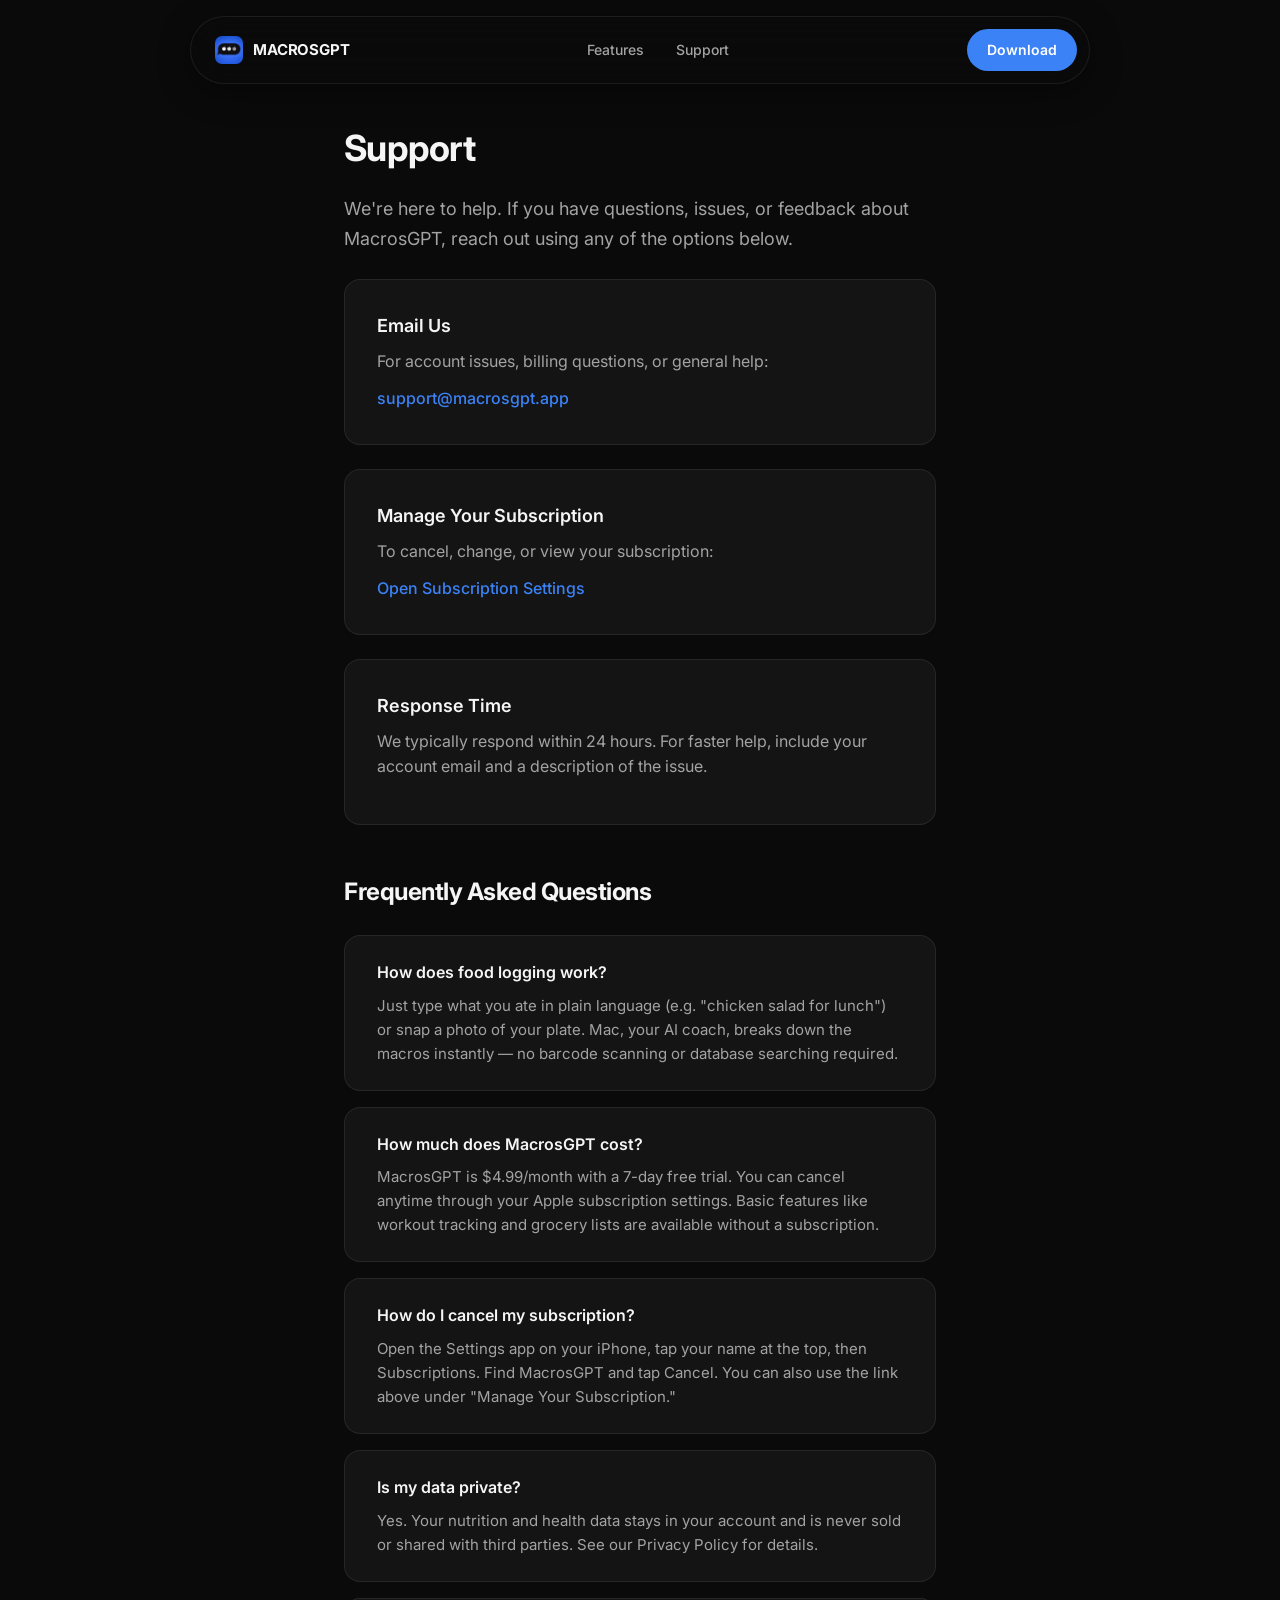
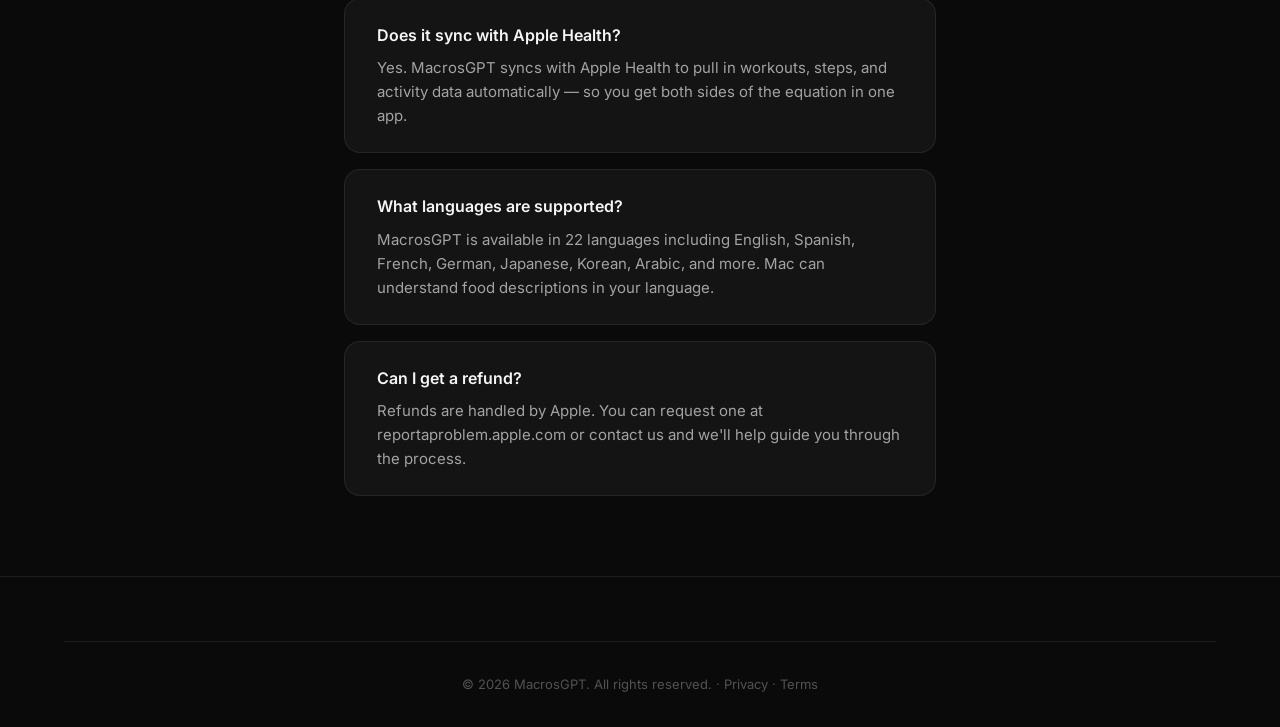
<file: support.html>
<!DOCTYPE html>
<html lang="en">

<head>
    <meta charset="UTF-8">
    <meta name="viewport" content="width=device-width, initial-scale=1.0">
    <title>Support | MacrosGPT</title>
    <meta name="description" content="Get help with MacrosGPT — your AI nutrition coach.">
    <link rel="icon" type="image/png" sizes="32x32" href="/favicon-32.png">
    <link rel="icon" type="image/png" sizes="16x16" href="/favicon-16.png">
    <link rel="apple-touch-icon" sizes="180x180" href="/apple-touch-icon.png">
    <link rel="preconnect" href="https://fonts.googleapis.com">
    <link rel="preconnect" href="https://fonts.gstatic.com" crossorigin>
    <link href="https://fonts.googleapis.com/css2?family=Inter:wght@400;500;600;700&display=swap" rel="stylesheet">
    <link rel="stylesheet" href="styles.css">
    <style>
        .support-page {
            padding: calc(72px + 3rem) 0 4rem;
            min-height: 100vh;
        }
        .support-content {
            max-width: 640px;
            margin: 0 auto;
        }
        .support-content h1 {
            font-size: 2.25rem;
            font-weight: 700;
            letter-spacing: -0.02em;
            margin-bottom: 1rem;
        }
        .support-content > p {
            font-size: 1.125rem;
            color: var(--color-text-secondary);
            line-height: 1.7;
            margin-bottom: 1.5rem;
        }
        .support-card {
            background: var(--color-surface);
            border: 1px solid var(--color-border);
            border-radius: 1rem;
            padding: 2rem;
            margin-bottom: 1.5rem;
        }
        .support-card h3 {
            font-size: 1.125rem;
            font-weight: 600;
            margin-bottom: 0.5rem;
        }
        .support-card p {
            font-size: 1rem;
            color: var(--color-text-secondary);
            line-height: 1.6;
            margin-bottom: 0.75rem;
        }
        .support-card a {
            color: var(--color-accent);
            font-weight: 500;
        }
        .support-card a:hover {
            text-decoration: underline;
        }
        .faq-section {
            margin-top: 3rem;
        }
        .faq-section h2 {
            font-size: 1.5rem;
            font-weight: 700;
            letter-spacing: -0.02em;
            margin-bottom: 1.5rem;
        }
        .faq-item {
            background: var(--color-surface);
            border: 1px solid var(--color-border);
            border-radius: 1rem;
            padding: 1.5rem 2rem;
            margin-bottom: 1rem;
        }
        .faq-item h3 {
            font-size: 1rem;
            font-weight: 600;
            margin-bottom: 0.5rem;
            color: var(--color-text-primary);
        }
        .faq-item p {
            font-size: 0.9375rem;
            color: var(--color-text-secondary);
            line-height: 1.6;
            margin: 0;
        }
    </style>
</head>

<body>
    <nav class="nav-pill" id="nav">
        <div class="nav-inner">
            <a href="index.html" class="nav-logo">
                <img src="assets/icon.png" alt="" class="nav-icon">
                MACROSGPT
            </a>
            <div class="nav-links">
                <a href="index.html#features" class="nav-link">Features</a>
                <a href="support.html" class="nav-link">Support</a>
            </div>
            <a href="https://apps.apple.com/app/id6756399923" class="nav-cta" target="_blank"
                rel="noopener">Download</a>
        </div>
    </nav>

    <main class="support-page">
        <div class="container support-content">
            <h1>Support</h1>
            <p>We're here to help. If you have questions, issues, or feedback about MacrosGPT, reach out using any of the options below.</p>

            <div class="support-card">
                <h3>Email Us</h3>
                <p>For account issues, billing questions, or general help:</p>
                <a href="mailto:support@macrosgpt.app">support@macrosgpt.app</a>
            </div>

            <div class="support-card">
                <h3>Manage Your Subscription</h3>
                <p>To cancel, change, or view your subscription:</p>
                <a href="https://apps.apple.com/account/subscriptions" target="_blank" rel="noopener">Open Subscription Settings</a>
            </div>

            <div class="support-card">
                <h3>Response Time</h3>
                <p>We typically respond within 24 hours. For faster help, include your account email and a description of the issue.</p>
            </div>

            <div class="faq-section">
                <h2>Frequently Asked Questions</h2>

                <div class="faq-item">
                    <h3>How does food logging work?</h3>
                    <p>Just type what you ate in plain language (e.g. "chicken salad for lunch") or snap a photo of your plate. Mac, your AI coach, breaks down the macros instantly — no barcode scanning or database searching required.</p>
                </div>

                <div class="faq-item">
                    <h3>How much does MacrosGPT cost?</h3>
                    <p>MacrosGPT is $4.99/month with a 7-day free trial. You can cancel anytime through your Apple subscription settings. Basic features like workout tracking and grocery lists are available without a subscription.</p>
                </div>

                <div class="faq-item">
                    <h3>How do I cancel my subscription?</h3>
                    <p>Open the Settings app on your iPhone, tap your name at the top, then Subscriptions. Find MacrosGPT and tap Cancel. You can also use the link above under "Manage Your Subscription."</p>
                </div>

                <div class="faq-item">
                    <h3>Is my data private?</h3>
                    <p>Yes. Your nutrition and health data stays in your account and is never sold or shared with third parties. See our <a href="privacy.html">Privacy Policy</a> for details.</p>
                </div>

                <div class="faq-item">
                    <h3>Does it sync with Apple Health?</h3>
                    <p>Yes. MacrosGPT syncs with Apple Health to pull in workouts, steps, and activity data automatically — so you get both sides of the equation in one app.</p>
                </div>

                <div class="faq-item">
                    <h3>What languages are supported?</h3>
                    <p>MacrosGPT is available in 22 languages including English, Spanish, French, German, Japanese, Korean, Arabic, and more. Mac can understand food descriptions in your language.</p>
                </div>

                <div class="faq-item">
                    <h3>Can I get a refund?</h3>
                    <p>Refunds are handled by Apple. You can request one at <a href="https://reportaproblem.apple.com" target="_blank" rel="noopener">reportaproblem.apple.com</a> or contact us and we'll help guide you through the process.</p>
                </div>
            </div>
        </div>
    </main>

    <!-- Footer -->
    <footer class="footer">
        <div class="container">
            <div class="footer-bottom">
                <p>&copy; 2026 MacrosGPT. All rights reserved. &middot;
                    <a href="privacy.html" style="color: var(--color-text-tertiary);">Privacy</a> &middot;
                    <a href="terms.html" style="color: var(--color-text-tertiary);">Terms</a>
                </p>
            </div>
        </div>
    </footer>
</body>

</html>
</file>
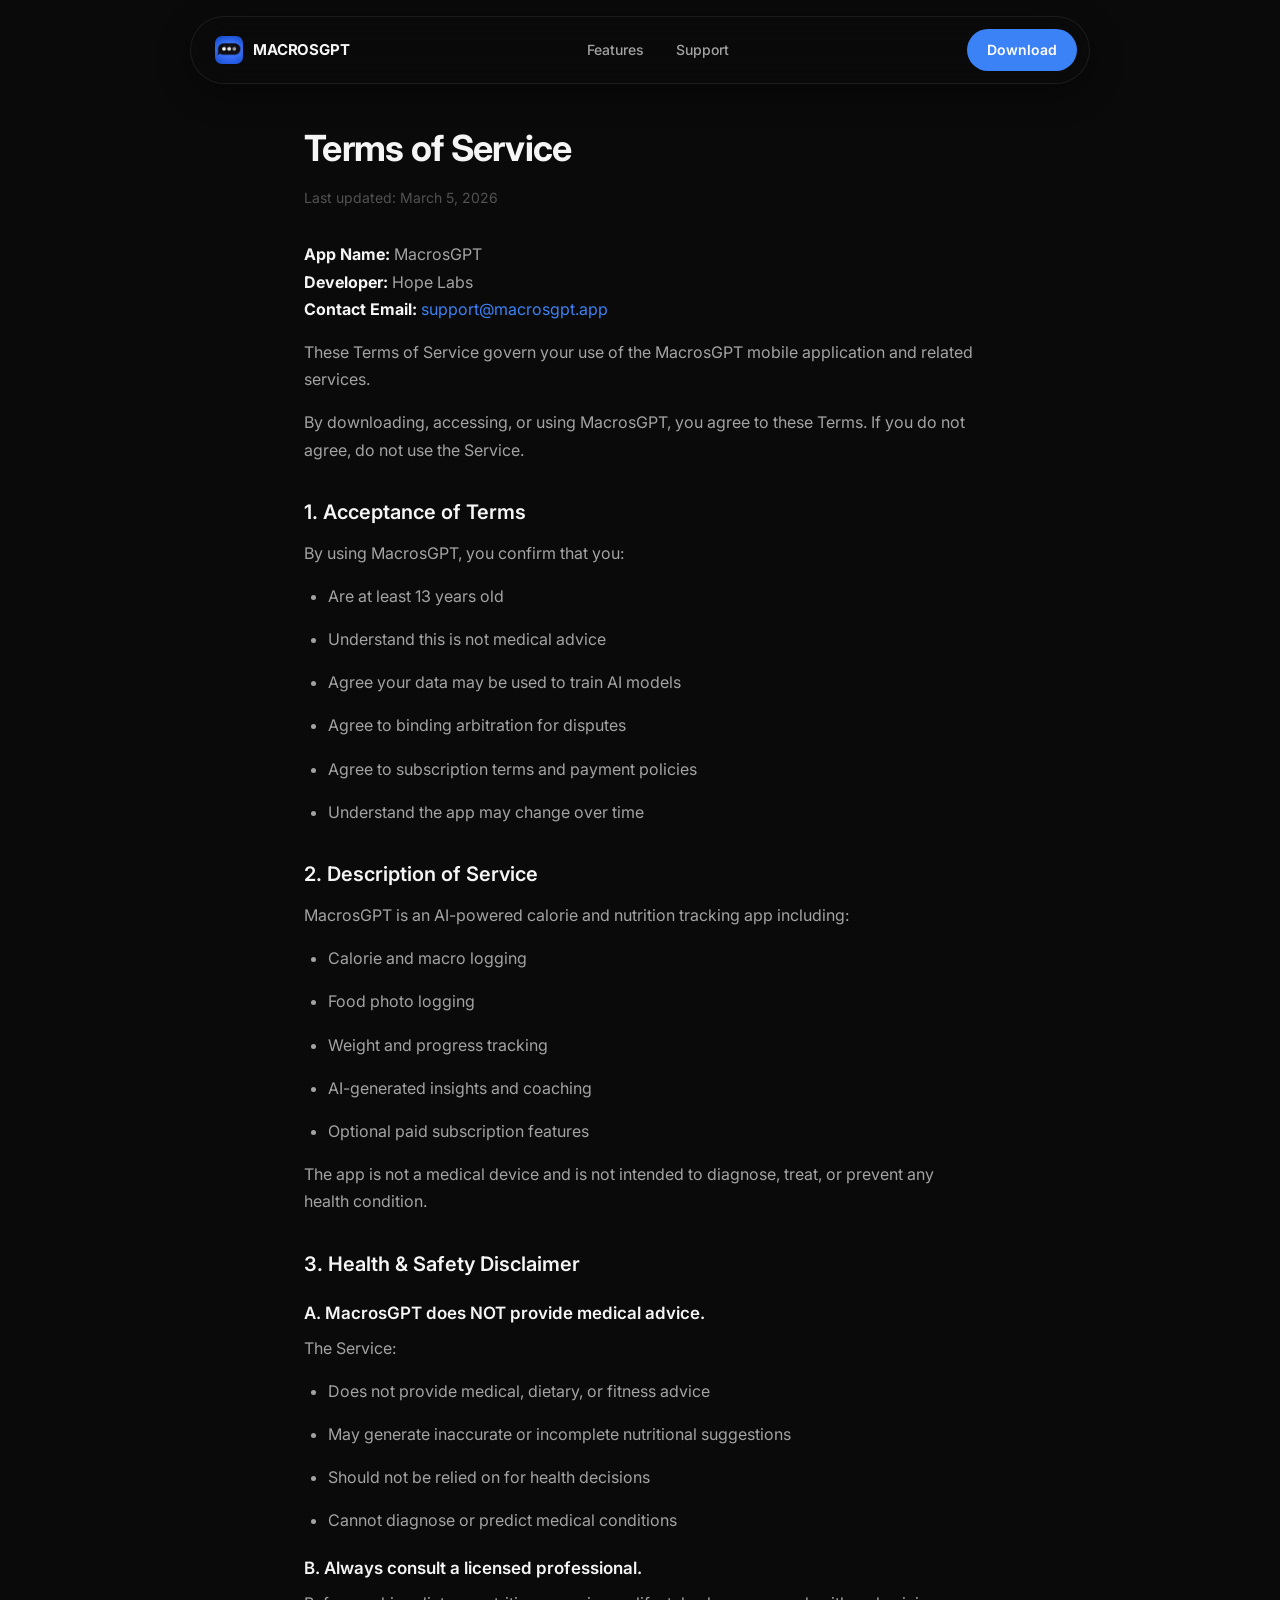
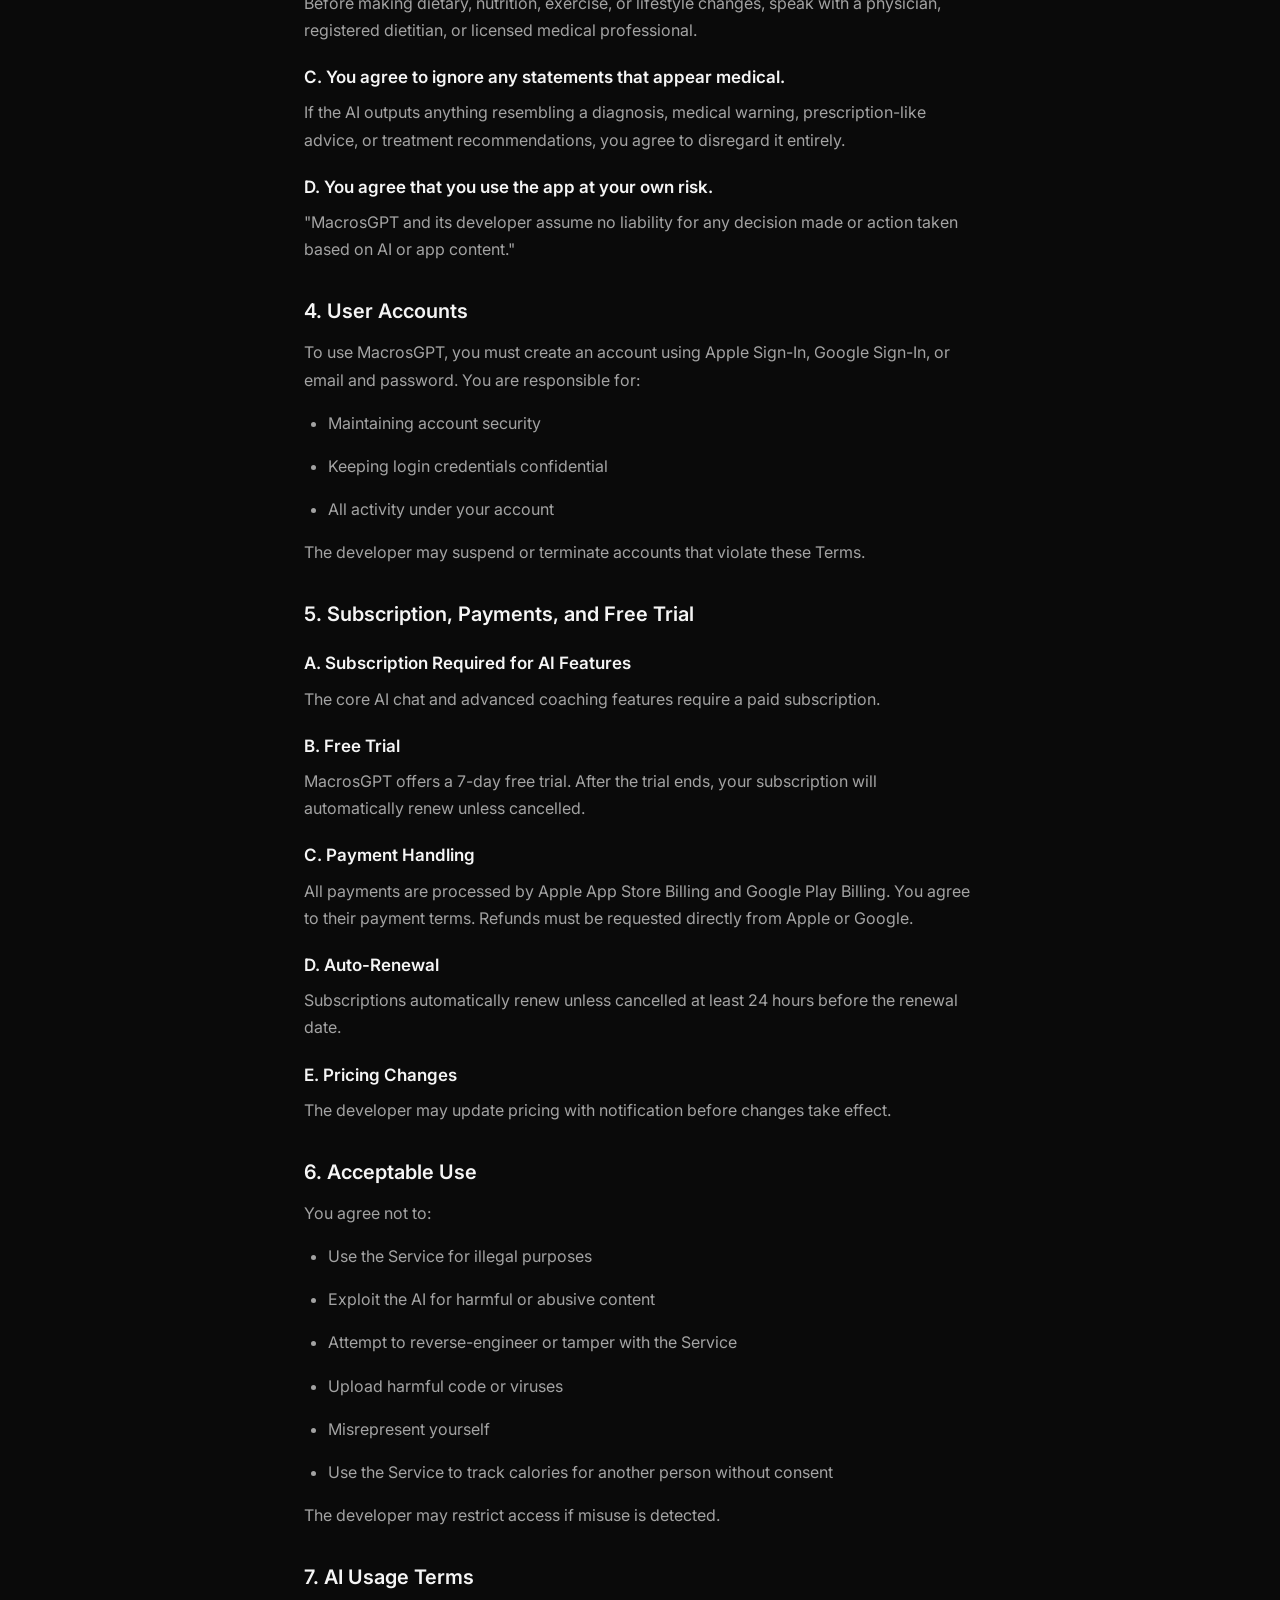
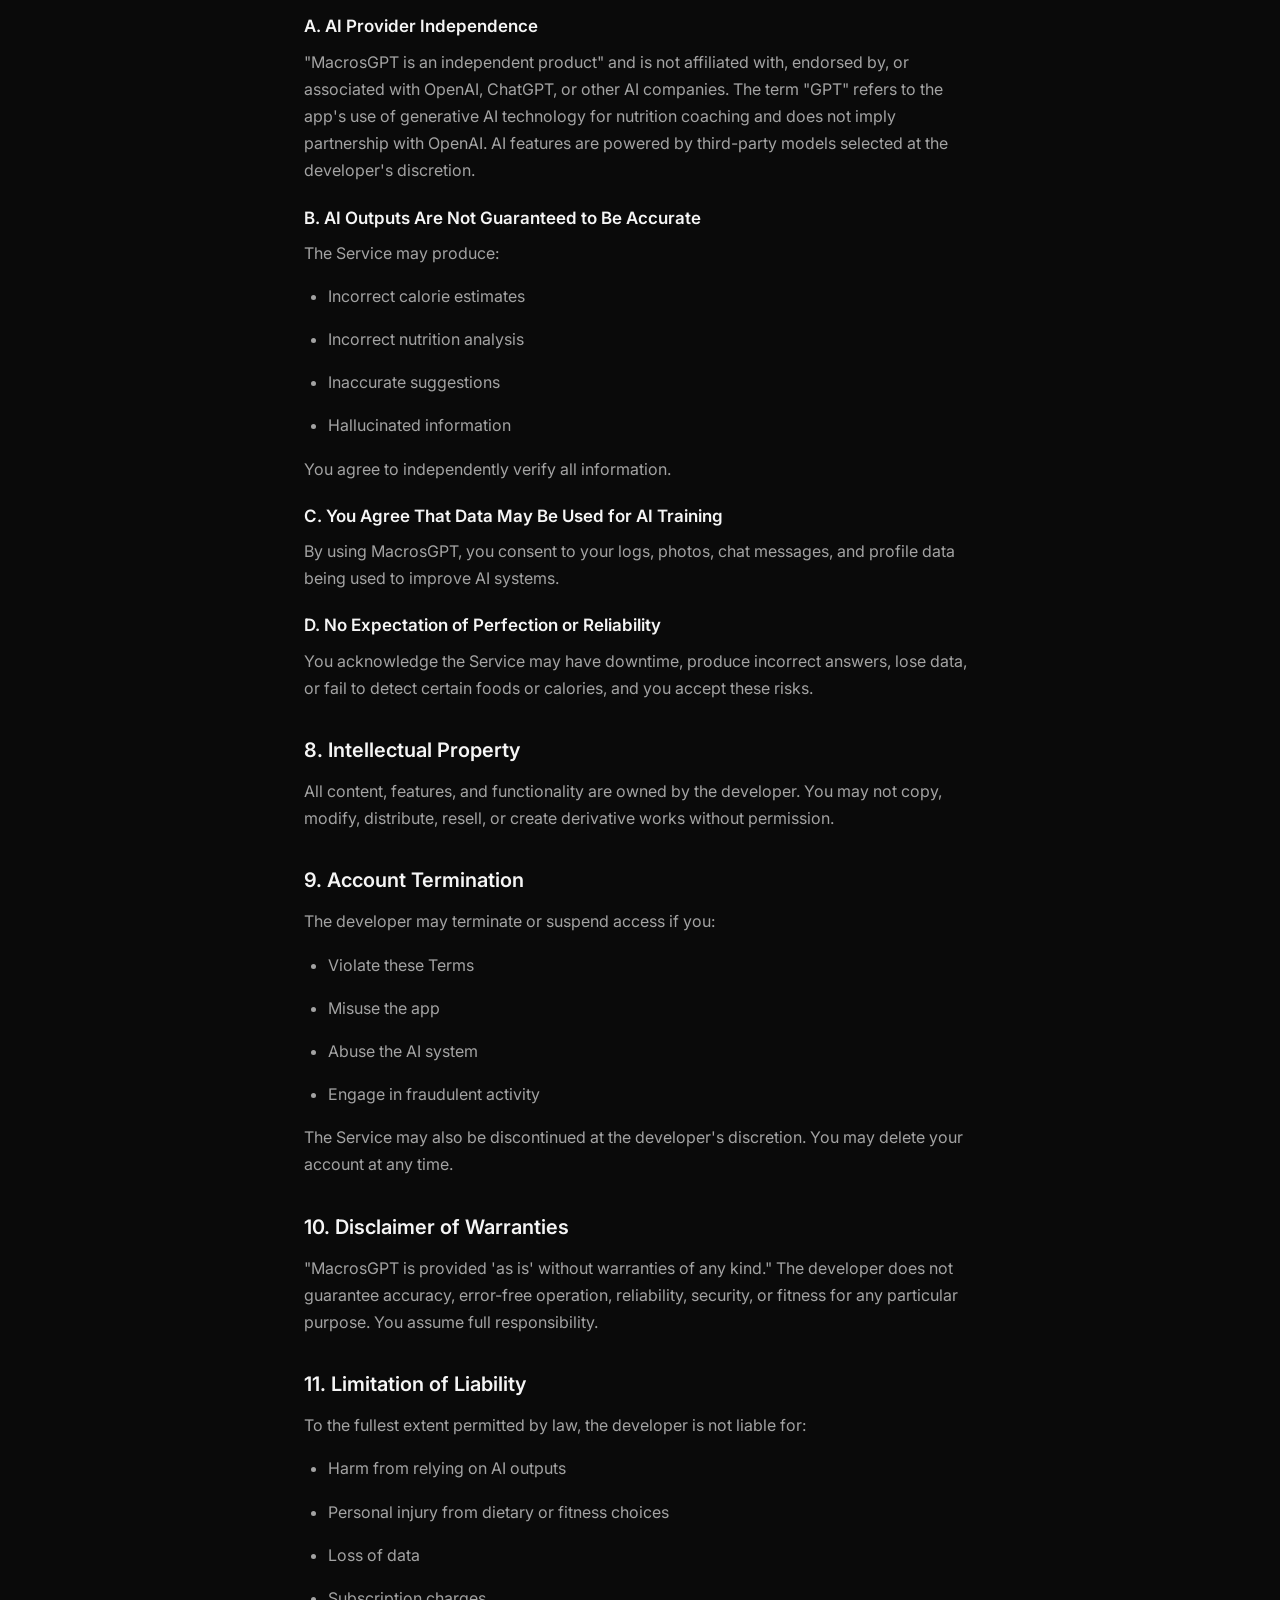
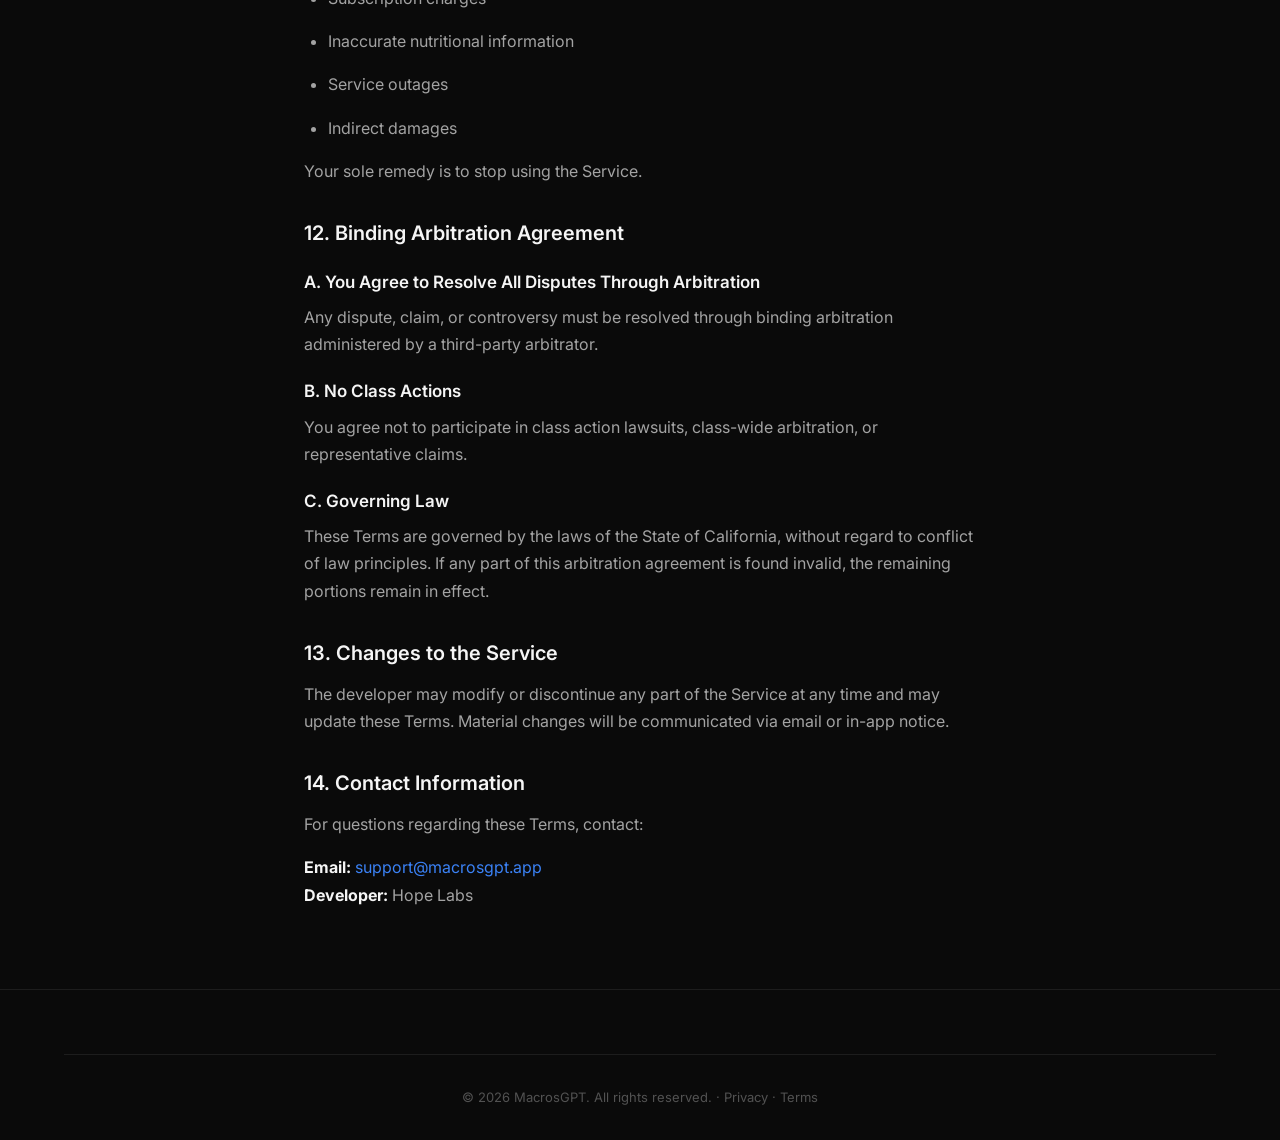
<file: terms.html>
<!DOCTYPE html>
<html lang="en">

<head>
    <meta charset="UTF-8">
    <meta name="viewport" content="width=device-width, initial-scale=1.0">
    <title>Terms of Service | MacrosGPT</title>
    <link rel="icon" type="image/png" sizes="32x32" href="/favicon-32.png">
    <link rel="icon" type="image/png" sizes="16x16" href="/favicon-16.png">
    <link rel="apple-touch-icon" sizes="180x180" href="/apple-touch-icon.png">
    <link rel="preconnect" href="https://fonts.googleapis.com">
    <link rel="preconnect" href="https://fonts.gstatic.com" crossorigin>
    <link href="https://fonts.googleapis.com/css2?family=Inter:wght@400;500;600;700&display=swap" rel="stylesheet">
    <link rel="stylesheet" href="styles.css">
    <style>
        .legal-page { padding: calc(72px + 3rem) 0 4rem; min-height: 100vh; }
        .legal-content { max-width: 720px; margin: 0 auto; }
        .legal-content h1 { font-size: 2.25rem; font-weight: 700; letter-spacing: -0.02em; margin-bottom: 0.5rem; }
        .legal-content .updated { font-size: 0.875rem; color: var(--color-text-tertiary); margin-bottom: 2rem; }
        .legal-content h2 { font-size: 1.25rem; font-weight: 600; margin-top: 2rem; margin-bottom: 0.75rem; }
        .legal-content h3 { font-size: 1.0625rem; font-weight: 600; margin-top: 1.25rem; margin-bottom: 0.5rem; color: var(--color-text-primary); }
        .legal-content p, .legal-content li { font-size: 1rem; color: var(--color-text-secondary); line-height: 1.7; margin-bottom: 1rem; }
        .legal-content ul { padding-left: 1.5rem; list-style: disc; }
        .legal-content a { color: var(--color-accent); }
        .legal-content strong { color: var(--color-text-primary); }
    </style>
</head>

<body>
    <nav class="nav-pill" id="nav">
        <div class="nav-inner">
            <a href="index.html" class="nav-logo">
                <img src="assets/icon.png" alt="" class="nav-icon">
                MACROSGPT
            </a>
            <div class="nav-links">
                <a href="index.html#features" class="nav-link">Features</a>
                <a href="support.html" class="nav-link">Support</a>
            </div>
            <a href="https://apps.apple.com/app/id6756399923" class="nav-cta" target="_blank"
                rel="noopener">Download</a>
        </div>
    </nav>

    <main class="legal-page">
        <div class="container legal-content">
            <h1>Terms of Service</h1>
            <p class="updated">Last updated: March 5, 2026</p>

            <p><strong>App Name:</strong> MacrosGPT<br>
            <strong>Developer:</strong> Hope Labs<br>
            <strong>Contact Email:</strong> <a href="mailto:support@macrosgpt.app">support@macrosgpt.app</a></p>

            <p>These Terms of Service govern your use of the MacrosGPT mobile application and related services.</p>
            <p>By downloading, accessing, or using MacrosGPT, you agree to these Terms. If you do not agree, do not use the Service.</p>

            <h2>1. Acceptance of Terms</h2>
            <p>By using MacrosGPT, you confirm that you:</p>
            <ul>
                <li>Are at least 13 years old</li>
                <li>Understand this is not medical advice</li>
                <li>Agree your data may be used to train AI models</li>
                <li>Agree to binding arbitration for disputes</li>
                <li>Agree to subscription terms and payment policies</li>
                <li>Understand the app may change over time</li>
            </ul>

            <h2>2. Description of Service</h2>
            <p>MacrosGPT is an AI-powered calorie and nutrition tracking app including:</p>
            <ul>
                <li>Calorie and macro logging</li>
                <li>Food photo logging</li>
                <li>Weight and progress tracking</li>
                <li>AI-generated insights and coaching</li>
                <li>Optional paid subscription features</li>
            </ul>
            <p>The app is not a medical device and is not intended to diagnose, treat, or prevent any health condition.</p>

            <h2>3. Health & Safety Disclaimer</h2>

            <h3>A. MacrosGPT does NOT provide medical advice.</h3>
            <p>The Service:</p>
            <ul>
                <li>Does not provide medical, dietary, or fitness advice</li>
                <li>May generate inaccurate or incomplete nutritional suggestions</li>
                <li>Should not be relied on for health decisions</li>
                <li>Cannot diagnose or predict medical conditions</li>
            </ul>

            <h3>B. Always consult a licensed professional.</h3>
            <p>Before making dietary, nutrition, exercise, or lifestyle changes, speak with a physician, registered dietitian, or licensed medical professional.</p>

            <h3>C. You agree to ignore any statements that appear medical.</h3>
            <p>If the AI outputs anything resembling a diagnosis, medical warning, prescription-like advice, or treatment recommendations, you agree to disregard it entirely.</p>

            <h3>D. You agree that you use the app at your own risk.</h3>
            <p>"MacrosGPT and its developer assume no liability for any decision made or action taken based on AI or app content."</p>

            <h2>4. User Accounts</h2>
            <p>To use MacrosGPT, you must create an account using Apple Sign-In, Google Sign-In, or email and password. You are responsible for:</p>
            <ul>
                <li>Maintaining account security</li>
                <li>Keeping login credentials confidential</li>
                <li>All activity under your account</li>
            </ul>
            <p>The developer may suspend or terminate accounts that violate these Terms.</p>

            <h2>5. Subscription, Payments, and Free Trial</h2>

            <h3>A. Subscription Required for AI Features</h3>
            <p>The core AI chat and advanced coaching features require a paid subscription.</p>

            <h3>B. Free Trial</h3>
            <p>MacrosGPT offers a 7-day free trial. After the trial ends, your subscription will automatically renew unless cancelled.</p>

            <h3>C. Payment Handling</h3>
            <p>All payments are processed by Apple App Store Billing and Google Play Billing. You agree to their payment terms. Refunds must be requested directly from Apple or Google.</p>

            <h3>D. Auto-Renewal</h3>
            <p>Subscriptions automatically renew unless cancelled at least 24 hours before the renewal date.</p>

            <h3>E. Pricing Changes</h3>
            <p>The developer may update pricing with notification before changes take effect.</p>

            <h2>6. Acceptable Use</h2>
            <p>You agree not to:</p>
            <ul>
                <li>Use the Service for illegal purposes</li>
                <li>Exploit the AI for harmful or abusive content</li>
                <li>Attempt to reverse-engineer or tamper with the Service</li>
                <li>Upload harmful code or viruses</li>
                <li>Misrepresent yourself</li>
                <li>Use the Service to track calories for another person without consent</li>
            </ul>
            <p>The developer may restrict access if misuse is detected.</p>

            <h2>7. AI Usage Terms</h2>

            <h3>A. AI Provider Independence</h3>
            <p>"MacrosGPT is an independent product" and is not affiliated with, endorsed by, or associated with OpenAI, ChatGPT, or other AI companies. The term "GPT" refers to the app's use of generative AI technology for nutrition coaching and does not imply partnership with OpenAI. AI features are powered by third-party models selected at the developer's discretion.</p>

            <h3>B. AI Outputs Are Not Guaranteed to Be Accurate</h3>
            <p>The Service may produce:</p>
            <ul>
                <li>Incorrect calorie estimates</li>
                <li>Incorrect nutrition analysis</li>
                <li>Inaccurate suggestions</li>
                <li>Hallucinated information</li>
            </ul>
            <p>You agree to independently verify all information.</p>

            <h3>C. You Agree That Data May Be Used for AI Training</h3>
            <p>By using MacrosGPT, you consent to your logs, photos, chat messages, and profile data being used to improve AI systems.</p>

            <h3>D. No Expectation of Perfection or Reliability</h3>
            <p>You acknowledge the Service may have downtime, produce incorrect answers, lose data, or fail to detect certain foods or calories, and you accept these risks.</p>

            <h2>8. Intellectual Property</h2>
            <p>All content, features, and functionality are owned by the developer. You may not copy, modify, distribute, resell, or create derivative works without permission.</p>

            <h2>9. Account Termination</h2>
            <p>The developer may terminate or suspend access if you:</p>
            <ul>
                <li>Violate these Terms</li>
                <li>Misuse the app</li>
                <li>Abuse the AI system</li>
                <li>Engage in fraudulent activity</li>
            </ul>
            <p>The Service may also be discontinued at the developer's discretion. You may delete your account at any time.</p>

            <h2>10. Disclaimer of Warranties</h2>
            <p>"MacrosGPT is provided 'as is' without warranties of any kind." The developer does not guarantee accuracy, error-free operation, reliability, security, or fitness for any particular purpose. You assume full responsibility.</p>

            <h2>11. Limitation of Liability</h2>
            <p>To the fullest extent permitted by law, the developer is not liable for:</p>
            <ul>
                <li>Harm from relying on AI outputs</li>
                <li>Personal injury from dietary or fitness choices</li>
                <li>Loss of data</li>
                <li>Subscription charges</li>
                <li>Inaccurate nutritional information</li>
                <li>Service outages</li>
                <li>Indirect damages</li>
            </ul>
            <p>Your sole remedy is to stop using the Service.</p>

            <h2>12. Binding Arbitration Agreement</h2>

            <h3>A. You Agree to Resolve All Disputes Through Arbitration</h3>
            <p>Any dispute, claim, or controversy must be resolved through binding arbitration administered by a third-party arbitrator.</p>

            <h3>B. No Class Actions</h3>
            <p>You agree not to participate in class action lawsuits, class-wide arbitration, or representative claims.</p>

            <h3>C. Governing Law</h3>
            <p>These Terms are governed by the laws of the State of California, without regard to conflict of law principles. If any part of this arbitration agreement is found invalid, the remaining portions remain in effect.</p>

            <h2>13. Changes to the Service</h2>
            <p>The developer may modify or discontinue any part of the Service at any time and may update these Terms. Material changes will be communicated via email or in-app notice.</p>

            <h2>14. Contact Information</h2>
            <p>For questions regarding these Terms, contact:</p>
            <p><strong>Email:</strong> <a href="mailto:support@macrosgpt.app">support@macrosgpt.app</a><br>
            <strong>Developer:</strong> Hope Labs</p>
        </div>
    </main>

    <footer class="footer">
        <div class="container">
            <div class="footer-bottom">
                <p>&copy; 2026 MacrosGPT. All rights reserved. &middot;
                    <a href="privacy.html" style="color: var(--color-text-tertiary);">Privacy</a> &middot;
                    <a href="terms.html" style="color: var(--color-text-tertiary);">Terms</a>
                </p>
            </div>
        </div>
    </footer>
</body>

</html>
</file>
<file: styles.css>
/* =========================================
   MacrosGPT — Dark Theme
   0.1% Design System
   ========================================= */

:root {
    /* Colors — Dark */
    --color-background: #0a0a0a;
    --color-surface: #141414;
    --color-surface-hover: #1a1a1a;
    --color-text-primary: #f5f5f5;
    --color-text-secondary: #a3a3a3;
    --color-text-tertiary: #525252;
    --color-accent: #3b82f6;
    --color-accent-hover: #60a5fa;
    --color-accent-light: rgba(59, 130, 246, 0.1);
    --color-border: rgba(255, 255, 255, 0.08);
    --color-border-light: rgba(255, 255, 255, 0.04);

    /* Typography */
    --font-family: 'Inter', -apple-system, BlinkMacSystemFont, 'Segoe UI', Roboto, sans-serif;

    /* Spacing */
    --section-pad: 120px;

    /* Radii */
    --radius-sm: 8px;
    --radius-md: 12px;
    --radius-lg: 16px;
    --radius-xl: 24px;
    --radius-2xl: 32px;
    --radius-pill: 9999px;

    /* Motion */
    --ease: cubic-bezier(0.16, 1, 0.3, 1);
}

/* =========================================
   Reset
   ========================================= */
*,
*::before,
*::after {
    box-sizing: border-box;
    margin: 0;
    padding: 0;
}

html {
    scroll-behavior: smooth;
    font-size: 16px;
}

body {
    font-family: var(--font-family);
    font-size: 1rem;
    line-height: 1.6;
    color: var(--color-text-primary);
    background-color: var(--color-background);
    -webkit-font-smoothing: antialiased;
    -moz-osx-font-smoothing: grayscale;
}

a {
    color: inherit;
    text-decoration: none;
}

img {
    max-width: 100%;
    height: auto;
    display: block;
}

button {
    font-family: inherit;
    cursor: pointer;
    border: none;
    background: none;
}

ul,
ol {
    list-style: none;
}

/* =========================================
   Layout
   ========================================= */
.container {
    width: 100%;
    max-width: 1200px;
    margin: 0 auto;
    padding: 0 24px;
}

/* =========================================
   Typography
   ========================================= */
.section-label {
    display: block;
    font-size: 0.75rem;
    font-weight: 600;
    text-transform: uppercase;
    letter-spacing: 0.15em;
    color: var(--color-accent);
    margin-bottom: 16px;
    text-align: center;
}

.section-title {
    font-size: clamp(2rem, 4vw, 3rem);
    font-weight: 700;
    color: var(--color-text-primary);
    letter-spacing: -0.03em;
    line-height: 1.1;
    margin-bottom: 64px;
    text-align: center;
}

/* =========================================
   Buttons
   ========================================= */
.btn {
    display: inline-flex;
    align-items: center;
    justify-content: center;
    gap: 8px;
    font-weight: 600;
    font-size: 1rem;
    padding: 12px 24px;
    border-radius: var(--radius-md);
    border: none;
    transition: all 0.3s var(--ease);
    cursor: pointer;
}

.btn-primary {
    background-color: var(--color-accent);
    color: white;
}

.btn-primary:hover {
    background-color: var(--color-accent-hover);
    transform: translateY(-2px);
    box-shadow: 0 0 30px rgba(59, 130, 246, 0.35);
}

.btn-primary:active {
    transform: translateY(0) scale(0.98);
}

.btn-lg {
    padding: 16px 32px;
    font-size: 1.125rem;
    border-radius: var(--radius-lg);
}

.btn-icon {
    width: 20px;
    height: 20px;
}

/* =========================================
   Floating Nav Pill
   ========================================= */
.nav-pill {
    position: fixed;
    top: 16px;
    left: 50%;
    transform: translateX(-50%);
    z-index: 100;
    width: 90%;
    max-width: 900px;
}

.nav-inner {
    display: flex;
    align-items: center;
    justify-content: space-between;
    padding: 12px 12px 12px 24px;
    background: rgba(10, 10, 10, 0.7);
    backdrop-filter: blur(20px);
    -webkit-backdrop-filter: blur(20px);
    border: 1px solid rgba(255, 255, 255, 0.08);
    border-radius: var(--radius-pill);
    box-shadow: 0 8px 32px rgba(0, 0, 0, 0.4);
}

.nav-logo {
    display: flex;
    align-items: center;
    gap: 10px;
    font-size: 0.9375rem;
    font-weight: 700;
    letter-spacing: -0.01em;
    color: var(--color-text-primary);
}

.nav-icon {
    width: 28px;
    height: 28px;
    border-radius: 7px;
}

.nav-links {
    display: flex;
    align-items: center;
    gap: 32px;
}

.nav-link {
    font-size: 0.875rem;
    font-weight: 500;
    color: var(--color-text-secondary);
    transition: color 0.2s ease;
}

.nav-link:hover {
    color: var(--color-text-primary);
}

.nav-cta {
    background: var(--color-accent);
    color: white;
    padding: 10px 20px;
    border-radius: var(--radius-pill);
    font-size: 0.875rem;
    font-weight: 600;
    transition: all 0.2s ease;
}

.nav-cta:hover {
    background: var(--color-accent-hover);
    box-shadow: 0 0 20px rgba(59, 130, 246, 0.3);
}

/* Mobile Menu Button (inside nav pill) */
.mobile-menu-btn {
    display: none;
    flex-direction: column;
    gap: 5px;
    width: 24px;
    padding: 4px 0;
}

.mobile-menu-btn span {
    display: block;
    width: 100%;
    height: 2px;
    background-color: var(--color-text-primary);
    border-radius: 2px;
    transition: all 0.2s ease;
}

.mobile-menu-btn.active span:nth-child(1) {
    transform: rotate(45deg) translate(5px, 5px);
}

.mobile-menu-btn.active span:nth-child(2) {
    opacity: 0;
}

.mobile-menu-btn.active span:nth-child(3) {
    transform: rotate(-45deg) translate(5px, -5px);
}

/* Mobile Menu Overlay */
.mobile-menu {
    display: none;
    position: fixed;
    top: 80px;
    left: 0;
    right: 0;
    bottom: 0;
    z-index: 90;
    background-color: var(--color-background);
    padding: 24px;
    opacity: 0;
    visibility: hidden;
    transition: all 0.2s ease;
}

.mobile-menu.active {
    opacity: 1;
    visibility: visible;
}

.mobile-nav {
    display: flex;
    flex-direction: column;
    gap: 16px;
}

.mobile-nav-link {
    font-size: 1.25rem;
    font-weight: 600;
    color: var(--color-text-primary);
    padding: 12px 0;
    border-bottom: 1px solid var(--color-border);
}

/* =========================================
   Hero
   ========================================= */
.hero {
    position: relative;
    padding: 160px 0 80px;
    overflow: hidden;
    min-height: 100vh;
    display: flex;
    align-items: center;
}

.hero-glow {
    position: absolute;
    top: 10%;
    right: 5%;
    width: 600px;
    height: 600px;
    background: radial-gradient(circle, rgba(59, 130, 246, 0.1) 0%, transparent 70%);
    pointer-events: none;
    z-index: 0;
}

.hero-glow-2 {
    position: absolute;
    top: -20%;
    left: -10%;
    width: 500px;
    height: 500px;
    background: radial-gradient(circle, rgba(59, 130, 246, 0.04) 0%, transparent 70%);
    pointer-events: none;
    z-index: 0;
}

.hero-grid {
    position: relative;
    z-index: 1;
    display: grid;
    grid-template-columns: 1fr 1fr;
    gap: 64px;
    align-items: center;
}

.hero-content {
    max-width: 560px;
}

/* Micro Badge */
.micro-badge {
    display: inline-flex;
    align-items: center;
    gap: 10px;
    padding: 6px 16px;
    background: rgba(59, 130, 246, 0.08);
    border: 1px solid rgba(59, 130, 246, 0.15);
    border-radius: var(--radius-pill);
    font-size: 0.75rem;
    font-weight: 600;
    color: var(--color-accent-hover);
    text-transform: uppercase;
    letter-spacing: 0.12em;
    margin-bottom: 28px;
}

.pulse-dot {
    position: relative;
    width: 8px;
    height: 8px;
    display: inline-block;
}

.pulse-dot::before {
    content: '';
    position: absolute;
    inset: 0;
    border-radius: 50%;
    background: var(--color-accent);
}

.pulse-dot::after {
    content: '';
    position: absolute;
    inset: -2px;
    border-radius: 50%;
    background: var(--color-accent);
    animation: pulse 2s ease-out infinite;
    opacity: 0;
}

@keyframes pulse {
    0% {
        transform: scale(1);
        opacity: 0.6;
    }

    100% {
        transform: scale(2.5);
        opacity: 0;
    }
}

.hero-title {
    font-size: clamp(2.75rem, 6vw, 4.5rem);
    font-weight: 800;
    line-height: 1.05;
    letter-spacing: -0.04em;
    color: var(--color-text-primary);
    margin-bottom: 24px;
}

.hero-sub {
    font-size: 1.25rem;
    color: var(--color-text-secondary);
    line-height: 1.6;
    margin-bottom: 36px;
    max-width: 460px;
}

.hero-cta {
    display: flex;
    flex-direction: column;
    align-items: flex-start;
    gap: 12px;
}

.hero-note {
    font-size: 0.875rem;
    color: var(--color-text-tertiary);
}

/* Phone Mockup — Real Device Frame */
.phone-mockup {
    position: relative;
    aspect-ratio: 1022 / 2082;
    width: 100%;
}

.mockup-frame {
    width: 100%;
    height: 100%;
    display: block;
    pointer-events: none;
    user-select: none;
}

.mockup-screen {
    position: absolute;
    left: 5.088%;
    top: 2.210%;
    width: 89.824%;
    height: 95.581%;
    border-radius: 13.725% / 6.332%;
    object-fit: cover;
    object-position: top;
    pointer-events: none;
}

/* Hero Phone */
.hero-phone {
    display: flex;
    justify-content: center;
    align-items: center;
    position: relative;
}

.phone-mockup-hero {
    width: 300px;
    filter: drop-shadow(0 50px 80px rgba(0, 0, 0, 0.5)) drop-shadow(0 20px 30px rgba(0, 0, 0, 0.3));
    transform: perspective(1200px) rotateY(-8deg) rotateX(3deg);
    transition: transform 0.6s var(--ease);
}

.phone-mockup-hero:hover {
    transform: perspective(1200px) rotateY(-12deg) rotateX(6deg) scale(1.02);
}

/* Phone shadow */
.hero-phone::after {
    content: '';
    position: absolute;
    bottom: -30px;
    left: 15%;
    right: 15%;
    height: 60px;
    background: radial-gradient(ellipse, rgba(59, 130, 246, 0.1) 0%, transparent 70%);
    filter: blur(20px);
    pointer-events: none;
}

/* =========================================
   Social Proof Bar
   ========================================= */
.proof-bar {
    padding: 40px 0;
    border-top: 1px solid var(--color-border);
    border-bottom: 1px solid var(--color-border);
}

.proof-items {
    display: flex;
    align-items: center;
    justify-content: center;
    gap: 32px;
}

.proof-item {
    display: flex;
    align-items: center;
    gap: 8px;
    font-size: 0.9375rem;
    font-weight: 500;
    color: var(--color-text-secondary);
}

.proof-stars {
    color: #fbbf24;
    letter-spacing: 2px;
}

.proof-divider {
    width: 1px;
    height: 20px;
    background: var(--color-border);
}

/* =========================================
   Problem Section
   ========================================= */
.problem {
    padding: var(--section-pad) 0;
}

.problem-grid {
    display: grid;
    grid-template-columns: repeat(3, 1fr);
    gap: 20px;
    margin-bottom: 56px;
}

.problem-card {
    background: var(--color-surface);
    border: 1px solid var(--color-border);
    border-radius: var(--radius-xl);
    padding: 36px;
    transition: all 0.3s var(--ease);
}

.problem-card:hover {
    border-color: rgba(255, 255, 255, 0.12);
    transform: translateY(-2px);
}

.problem-icon {
    width: 48px;
    height: 48px;
    border-radius: var(--radius-md);
    background: rgba(239, 68, 68, 0.08);
    display: flex;
    align-items: center;
    justify-content: center;
    margin-bottom: 20px;
}

.problem-icon svg {
    width: 22px;
    height: 22px;
    stroke: #f87171;
}

.problem-card h3 {
    font-size: 1.125rem;
    font-weight: 600;
    color: var(--color-text-primary);
    margin-bottom: 8px;
    letter-spacing: -0.01em;
}

.problem-card p {
    font-size: 0.9375rem;
    color: var(--color-text-secondary);
    line-height: 1.6;
}

.problem-transition {
    text-align: center;
    font-size: 1.5rem;
    font-weight: 600;
    color: var(--color-text-primary);
    letter-spacing: -0.02em;
}

/* Stagger */
.problem-grid .problem-card:nth-child(1) {
    transition-delay: 0ms;
}

.problem-grid .problem-card:nth-child(2) {
    transition-delay: 75ms;
}

.problem-grid .problem-card:nth-child(3) {
    transition-delay: 150ms;
}

/* =========================================
   How It Works
   ========================================= */
.how-it-works {
    padding: var(--section-pad) 0;
    border-top: 1px solid var(--color-border);
}

.steps-grid {
    display: grid;
    grid-template-columns: repeat(3, 1fr);
    gap: 32px;
}

.step {
    text-align: center;
    padding: 40px 24px;
}

.step-number {
    width: 56px;
    height: 56px;
    border-radius: var(--radius-pill);
    background: var(--color-accent);
    color: white;
    font-size: 1.25rem;
    font-weight: 700;
    display: flex;
    align-items: center;
    justify-content: center;
    margin: 0 auto 24px;
    box-shadow: 0 0 30px -5px rgba(59, 130, 246, 0.3);
}

.step h3 {
    font-size: 1.25rem;
    font-weight: 600;
    color: var(--color-text-primary);
    margin-bottom: 8px;
    letter-spacing: -0.01em;
}

.step p {
    font-size: 0.9375rem;
    color: var(--color-text-secondary);
    line-height: 1.6;
    max-width: 300px;
    margin: 0 auto;
}

/* Stagger */
.steps-grid .step:nth-child(1) {
    transition-delay: 0ms;
}

.steps-grid .step:nth-child(2) {
    transition-delay: 100ms;
}

.steps-grid .step:nth-child(3) {
    transition-delay: 200ms;
}

/* =========================================
   Features Bento Grid
   ========================================= */
.features {
    padding: var(--section-pad) 0;
    border-top: 1px solid var(--color-border);
}

.bento-grid {
    display: grid;
    grid-template-columns: repeat(6, 1fr);
    gap: 16px;
}

.bento-card {
    grid-column: span 2;
    background: var(--color-surface);
    border: 1px solid var(--color-border);
    border-radius: var(--radius-xl);
    padding: 36px;
    transition: all 0.3s var(--ease);
}

.bento-card:hover {
    border-color: rgba(59, 130, 246, 0.25);
    transform: translateY(-4px);
    box-shadow: 0 10px 40px -10px rgba(59, 130, 246, 0.12);
}

.bento-wide {
    grid-column: span 4;
}

/* Last row: two cards fill evenly */
.bento-card:nth-child(5),
.bento-card:nth-child(6) {
    grid-column: span 3;
}

.bento-icon {
    width: 48px;
    height: 48px;
    border-radius: var(--radius-md);
    background: var(--color-accent-light);
    display: flex;
    align-items: center;
    justify-content: center;
    margin-bottom: 20px;
}

.bento-icon svg {
    width: 22px;
    height: 22px;
    stroke: var(--color-accent-hover);
}

.bento-card h3 {
    font-size: 1.25rem;
    font-weight: 600;
    color: var(--color-text-primary);
    margin-bottom: 8px;
    letter-spacing: -0.01em;
}

.bento-card p {
    font-size: 0.9375rem;
    color: var(--color-text-secondary);
    line-height: 1.6;
}

/* Bento — Wide card with screenshot (side-by-side layout) */
.bento-visual {
    display: flex;
    align-items: center;
    gap: 32px;
    padding: 36px;
    overflow: hidden;
}

.bento-text {
    flex: 1;
    min-width: 0;
}

.bento-screenshot {
    flex: 0 0 200px;
    display: flex;
    justify-content: center;
}

.bento-screenshot .phone-mockup {
    width: 180px;
    filter: drop-shadow(0 12px 24px rgba(0, 0, 0, 0.4));
}

/* Bento — Regular card with screenshot preview (peeks from bottom) */
.bento-has-img {
    display: flex;
    flex-direction: column;
    padding-bottom: 0;
    overflow: hidden;
}

.bento-preview {
    margin-top: 20px;
    display: flex;
    justify-content: center;
    flex: 1;
    min-height: 0;
}

.bento-preview .phone-mockup {
    width: 160px;
    filter: drop-shadow(0 8px 20px rgba(0, 0, 0, 0.3));
    transform: translateY(20%);
}

/* Stagger */
.bento-grid .bento-card:nth-child(1) {
    transition-delay: 0ms;
}

.bento-grid .bento-card:nth-child(2) {
    transition-delay: 60ms;
}

.bento-grid .bento-card:nth-child(3) {
    transition-delay: 120ms;
}

.bento-grid .bento-card:nth-child(4) {
    transition-delay: 180ms;
}

.bento-grid .bento-card:nth-child(5) {
    transition-delay: 240ms;
}

.bento-grid .bento-card:nth-child(6) {
    transition-delay: 300ms;
}

/* =========================================
   Testimonials
   ========================================= */
.testimonials {
    padding: var(--section-pad) 0;
    border-top: 1px solid var(--color-border);
}

.testimonials-grid {
    display: grid;
    grid-template-columns: repeat(3, 1fr);
    gap: 20px;
}

.testimonial-card {
    background: var(--color-surface);
    border: 1px solid var(--color-border);
    border-radius: var(--radius-xl);
    padding: 36px;
    transition: all 0.3s var(--ease);
}

.testimonial-card:hover {
    border-color: rgba(255, 255, 255, 0.12);
    transform: translateY(-2px);
}

.testimonial-stars {
    color: #fbbf24;
    font-size: 0.875rem;
    letter-spacing: 2px;
    margin-bottom: 20px;
}

.testimonial-quote {
    font-size: 1.0625rem;
    line-height: 1.7;
    color: var(--color-text-primary);
    margin-bottom: 24px;
}

.testimonial-author {
    display: flex;
    align-items: center;
    gap: 12px;
}

.author-avatar {
    width: 40px;
    height: 40px;
    background: linear-gradient(135deg, var(--color-accent) 0%, #8b5cf6 100%);
    border-radius: var(--radius-pill);
    display: flex;
    align-items: center;
    justify-content: center;
    color: white;
    font-weight: 600;
    font-size: 1rem;
    flex-shrink: 0;
}

.author-info {
    display: flex;
    flex-direction: column;
}

.author-name {
    font-weight: 600;
    font-size: 0.9375rem;
    color: var(--color-text-primary);
}

.author-result {
    font-size: 0.8125rem;
    color: var(--color-accent-hover);
    font-weight: 500;
}

/* Stagger */
.testimonials-grid .testimonial-card:nth-child(1) {
    transition-delay: 0ms;
}

.testimonials-grid .testimonial-card:nth-child(2) {
    transition-delay: 100ms;
}

.testimonials-grid .testimonial-card:nth-child(3) {
    transition-delay: 200ms;
}

/* =========================================
   FAQ
   ========================================= */
.faq {
    padding: var(--section-pad) 0;
    border-top: 1px solid var(--color-border);
}

.faq-list {
    max-width: 720px;
    margin: 0 auto;
}

.faq-item {
    border-bottom: 1px solid var(--color-border);
}

.faq-item:first-child {
    border-top: 1px solid var(--color-border);
}

.faq-question {
    width: 100%;
    display: flex;
    align-items: center;
    justify-content: space-between;
    padding: 24px 0;
    font-size: 1.0625rem;
    font-weight: 600;
    color: var(--color-text-primary);
    text-align: left;
    transition: color 0.2s ease;
}

.faq-question:hover {
    color: var(--color-accent-hover);
}

.faq-chevron {
    width: 20px;
    height: 20px;
    stroke: var(--color-text-tertiary);
    transition: transform 0.3s var(--ease);
    flex-shrink: 0;
}

.faq-item.active .faq-chevron {
    transform: rotate(180deg);
}

.faq-answer {
    max-height: 0;
    overflow: hidden;
    transition: max-height 0.4s var(--ease), padding 0.4s var(--ease);
}

.faq-item.active .faq-answer {
    max-height: 500px;
    padding-bottom: 24px;
}

.faq-answer p {
    font-size: 0.9375rem;
    color: var(--color-text-secondary);
    line-height: 1.7;
}

.faq-answer a {
    color: var(--color-accent-hover);
    text-decoration: underline;
    text-underline-offset: 2px;
}

/* =========================================
   Final CTA
   ========================================= */
.final-cta {
    padding: var(--section-pad) 0;
}

.cta-card {
    position: relative;
    text-align: center;
    padding: 80px 40px;
    border-radius: var(--radius-2xl);
    background: linear-gradient(135deg, rgba(59, 130, 246, 0.06), rgba(59, 130, 246, 0.02));
    border: 1px solid rgba(59, 130, 246, 0.12);
    overflow: hidden;
}

.cta-glow {
    position: absolute;
    top: -50%;
    left: 50%;
    transform: translateX(-50%);
    width: 600px;
    height: 400px;
    background: radial-gradient(ellipse, rgba(59, 130, 246, 0.08) 0%, transparent 70%);
    pointer-events: none;
}

.cta-title {
    font-size: clamp(1.75rem, 4vw, 2.75rem);
    font-weight: 700;
    color: var(--color-text-primary);
    margin-bottom: 16px;
    letter-spacing: -0.03em;
    line-height: 1.15;
    position: relative;
    z-index: 1;
}

.cta-sub {
    font-size: 1.125rem;
    color: var(--color-text-secondary);
    margin-bottom: 36px;
    position: relative;
    z-index: 1;
}

.cta-card .btn {
    position: relative;
    z-index: 1;
}

.cta-note {
    display: block;
    font-size: 0.875rem;
    color: var(--color-text-tertiary);
    margin-top: 16px;
    position: relative;
    z-index: 1;
}

/* =========================================
   Footer
   ========================================= */
.footer {
    padding: 64px 0 32px;
    border-top: 1px solid var(--color-border);
}

.footer-inner {
    display: flex;
    align-items: center;
    justify-content: space-between;
    margin-bottom: 48px;
}

.footer-brand {
    display: flex;
    align-items: center;
    gap: 12px;
}

.footer-icon {
    width: 36px;
    height: 36px;
    min-width: 36px;
    border-radius: 9px;
    object-fit: cover;
}

.footer-brand-text {
    display: flex;
    flex-direction: column;
    gap: 4px;
}

.footer-logo {
    font-size: 0.9375rem;
    font-weight: 700;
    color: var(--color-text-primary);
    letter-spacing: -0.01em;
}

.footer-tagline {
    font-size: 0.8125rem;
    color: var(--color-text-tertiary);
}

.footer-links {
    display: flex;
    align-items: center;
    gap: 24px;
}

.footer-links a {
    font-size: 0.875rem;
    color: var(--color-text-secondary);
    transition: color 0.2s ease;
}

.footer-links a:hover {
    color: var(--color-text-primary);
}

.footer-bottom {
    text-align: center;
    padding-top: 32px;
    border-top: 1px solid var(--color-border);
}

.footer-bottom p {
    font-size: 0.8125rem;
    color: var(--color-text-tertiary);
}

/* =========================================
   Animations
   ========================================= */
.fade-in {
    opacity: 0;
    transform: translateY(24px);
    transition: opacity 0.7s var(--ease), transform 0.7s var(--ease);
}

.fade-in.visible {
    opacity: 1;
    transform: translateY(0);
}

/* Hero stagger — faster entry */
.hero-content .fade-in:nth-child(1) {
    transition-delay: 0ms;
}

.hero-content .fade-in:nth-child(2) {
    transition-delay: 80ms;
}

.hero-content .fade-in:nth-child(3) {
    transition-delay: 160ms;
}

.hero-content .fade-in:nth-child(4) {
    transition-delay: 240ms;
}

.hero-phone.fade-in {
    transition-delay: 150ms;
}

/* Reduced motion */
@media (prefers-reduced-motion: reduce) {

    *,
    *::before,
    *::after {
        animation-duration: 0.01ms !important;
        animation-iteration-count: 1 !important;
        transition-duration: 0.01ms !important;
    }

    .fade-in {
        opacity: 1;
        transform: none;
    }
}

/* =========================================
   Responsive — Tablet
   ========================================= */
@media (max-width: 1024px) {
    :root {
        --section-pad: 96px;
    }

    .hero-grid {
        gap: 48px;
    }

    .problem-grid {
        grid-template-columns: repeat(3, 1fr);
        gap: 16px;
    }

    .bento-grid {
        grid-template-columns: repeat(2, 1fr);
    }

    .bento-card,
    .bento-wide,
    .bento-card:nth-child(5),
    .bento-card:nth-child(6) {
        grid-column: span 1;
    }

    .bento-wide {
        grid-column: span 2;
    }

    .bento-screenshot .phone-mockup {
        width: 160px;
    }
}

/* =========================================
   Responsive — Mobile
   ========================================= */
@media (max-width: 768px) {
    :root {
        --section-pad: 80px;
    }

    .container {
        padding: 0 20px;
    }

    /* Nav */
    .nav-links,
    .nav-cta {
        display: none;
    }

    .mobile-menu-btn {
        display: flex;
    }

    .mobile-menu {
        display: block;
    }

    /* Hero */
    .hero {
        min-height: auto;
        padding: 140px 0 60px;
    }

    .hero-grid {
        grid-template-columns: 1fr;
        gap: 48px;
        text-align: center;
    }

    .hero-content {
        max-width: 100%;
    }

    .hero-sub {
        max-width: 100%;
    }

    .hero-cta {
        align-items: center;
    }

    .phone-mockup-hero {
        width: 260px;
        transform: none;
    }

    .phone-mockup-hero:hover {
        transform: none;
    }

    /* Bento — stack wide card layout on mobile */
    .bento-visual {
        flex-direction: column;
        align-items: center;
        text-align: center;
    }

    .bento-screenshot {
        flex: 0 0 auto;
        width: 100%;
    }

    .bento-screenshot .phone-mockup {
        width: 160px;
    }

    .bento-preview .phone-mockup {
        width: 140px;
    }

    /* Section titles */
    .section-title {
        margin-bottom: 48px;
    }

    .section-title br {
        display: none;
    }

    /* Proof bar */
    .proof-items {
        flex-direction: column;
        gap: 12px;
    }

    .proof-divider {
        display: none;
    }

    /* Problem */
    .problem-grid {
        grid-template-columns: 1fr;
        gap: 12px;
    }

    .problem-transition {
        font-size: 1.25rem;
    }

    /* Steps */
    .steps-grid {
        grid-template-columns: 1fr;
        gap: 16px;
    }

    .step {
        padding: 32px 20px;
    }

    /* Bento */
    .bento-grid {
        grid-template-columns: 1fr;
    }

    .bento-card,
    .bento-wide,
    .bento-card:nth-child(5),
    .bento-card:nth-child(6) {
        grid-column: span 1;
    }

    /* Testimonials */
    .testimonials-grid {
        grid-template-columns: 1fr;
        gap: 12px;
    }

    /* CTA */
    .cta-card {
        padding: 60px 24px;
    }

    .cta-title br {
        display: none;
    }

    /* Footer */
    .footer-inner {
        flex-direction: column;
        text-align: center;
        gap: 24px;
    }

    .footer-links {
        flex-wrap: wrap;
        justify-content: center;
    }
}

@media (max-width: 480px) {
    .hero-title br {
        display: none;
    }

    .hero-note {
        text-align: center;
    }
}

/* =========================================
   Legacy — Sub-page Header Support
   (support.html, privacy.html, terms.html)
   ========================================= */
.header {
    position: fixed;
    top: 0;
    left: 0;
    right: 0;
    z-index: 100;
    background-color: rgba(10, 10, 10, 0.8);
    backdrop-filter: blur(12px);
    -webkit-backdrop-filter: blur(12px);
    border-bottom: 1px solid transparent;
    transition: all 0.2s ease;
}

.header.scrolled {
    border-bottom-color: var(--color-border);
    background-color: rgba(10, 10, 10, 0.95);
}

.header-container {
    display: flex;
    align-items: center;
    justify-content: space-between;
    height: 72px;
}

.logo {
    font-size: 0.9375rem;
    font-weight: 700;
    letter-spacing: -0.01em;
    color: var(--color-text-primary);
}

.nav {
    display: flex;
    align-items: center;
    gap: 32px;
}

.btn-sm {
    padding: 8px 16px;
    font-size: 0.875rem;
}

.btn-secondary {
    background-color: transparent;
    color: var(--color-text-primary);
    border: 1px solid var(--color-border);
}

.btn-secondary:hover {
    border-color: rgba(255, 255, 255, 0.2);
    background-color: var(--color-surface);
}

/* Sub-page content (support/privacy/terms) */
.support-page,
.privacy-page,
.terms-page {
    color: var(--color-text-primary);
}
</file>
